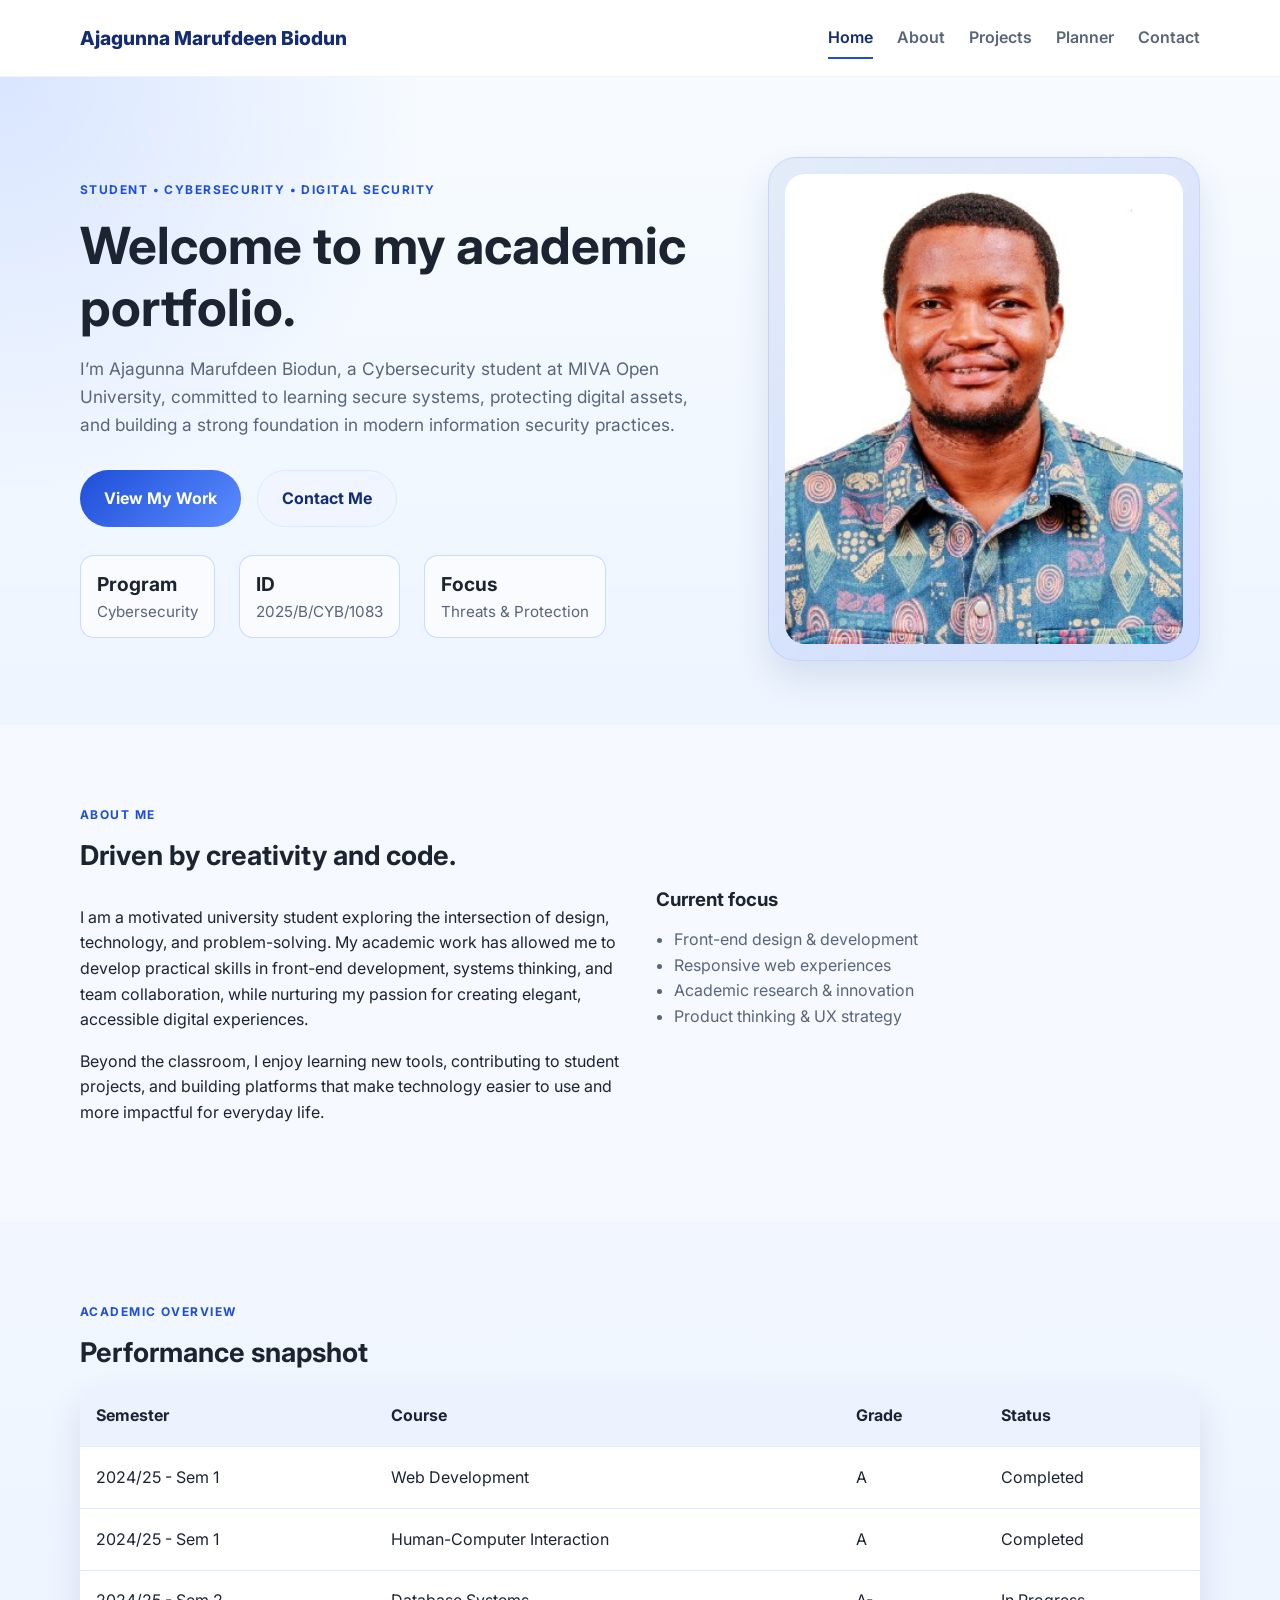
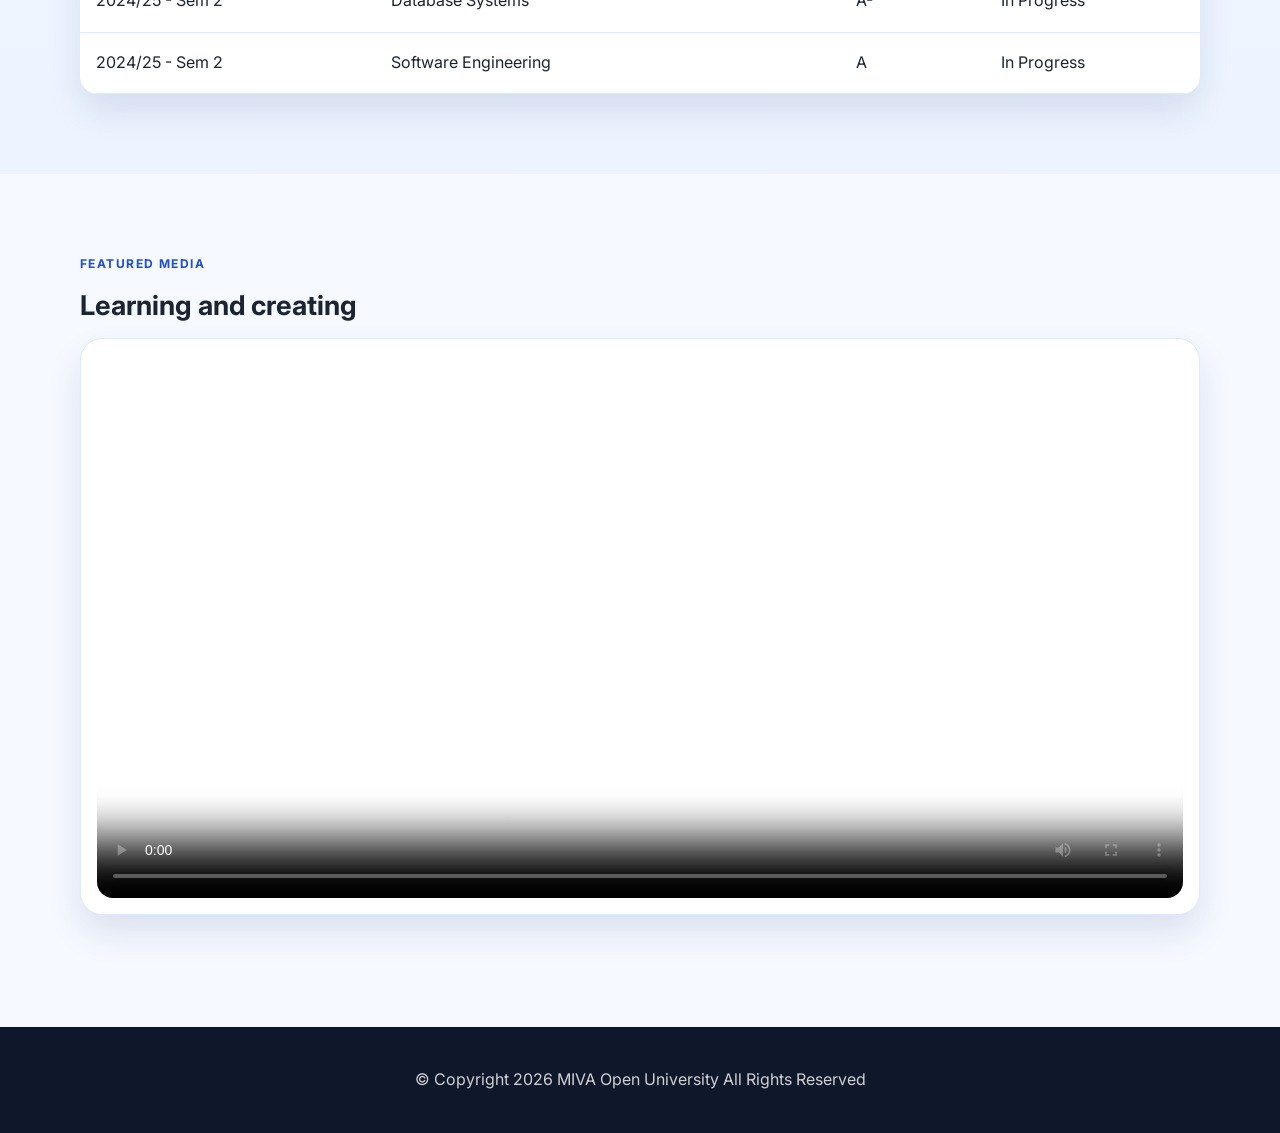
<file: index.html>
<!DOCTYPE html>
<html lang="en">
  <head>
    <meta charset="UTF-8" />
    <meta name="viewport" content="width=device-width, initial-scale=1.0" />
    <title>Ajagunna Marufdeen Biodun | Student Portfolio</title>
    <meta
      name="description"
      content="Responsive student portfolio and academic management website for Ajagunna Marufdeen Biodun, a Cybersecurity student."
    />
    <link rel="preconnect" href="https://fonts.googleapis.com" />
    <link rel="preconnect" href="https://fonts.gstatic.com" crossorigin />
    <link
      href="https://fonts.googleapis.com/css2?family=Inter:wght@400;500;600;700;800&display=swap"
      rel="stylesheet"
    />
    <link rel="stylesheet" href="styles.css" />
  </head>
  <body data-page="home">
    <header class="site-header">
      <div class="container nav-wrap">
        <a href="index.html" class="brand">Ajagunna Marufdeen Biodun</a>
        <button class="nav-toggle" aria-label="Open menu">☰</button>
        <nav class="site-nav" aria-label="Main navigation">
          <a href="index.html" class="active">Home</a>
          <a href="about.html">About</a>
          <a href="projects.html">Projects</a>
          <a href="planner.html">Planner</a>
          <a href="contact.html">Contact</a>
        </nav>
      </div>
    </header>

    <main>
      <section class="hero">
        <div class="container hero-grid">
          <div class="hero-copy">
            <p class="eyebrow">Student • Cybersecurity • Digital Security</p>
            <h1>Welcome to my academic portfolio.</h1>
            <p class="lead">
              I’m Ajagunna Marufdeen Biodun, a Cybersecurity student at MIVA Open University,
              committed to learning secure systems, protecting digital assets, and building a
              strong foundation in modern information security practices.
            </p>
            <div class="hero-actions">
              <a href="projects.html" class="btn btn-primary">View My Work</a>
              <a href="contact.html" class="btn btn-secondary">Contact Me</a>
            </div>
            <ul class="quick-facts">
              <li><strong>Program</strong> Cybersecurity</li>
              <li><strong>ID</strong> 2025/B/CYB/1083</li>
              <li><strong>Focus</strong> Threats & Protection</li>
            </ul>
          </div>
          <div class="hero-visual">
            <div class="portrait-card">
              <img
                src="myPhoto.jpeg"
                alt="Ajagunna Marufdeen Biodun portrait"
              />
            </div>
          </div>
        </div>
      </section>

      <section class="section">
        <div class="container">
          <div class="section-heading">
            <p class="eyebrow">About me</p>
            <h2>Driven by creativity and code.</h2>
          </div>
          <div class="about-preview">
            <div>
              <p>
                I am a motivated university student exploring the intersection of design,
                technology, and problem-solving. My academic work has allowed me to
                develop practical skills in front-end development, systems thinking,
                and team collaboration, while nurturing my passion for creating elegant,
                accessible digital experiences.
              </p>
              <p>
                Beyond the classroom, I enjoy learning new tools, contributing to student
                projects, and building platforms that make technology easier to use and
                more impactful for everyday life.
              </p>
            </div>
            <div class="mini-list">
              <h3>Current focus</h3>
              <ul>
                <li>Front-end design & development</li>
                <li>Responsive web experiences</li>
                <li>Academic research & innovation</li>
                <li>Product thinking & UX strategy</li>
              </ul>
            </div>
          </div>
        </div>
      </section>

      <section class="section alt-bg">
        <div class="container">
          <div class="section-heading">
            <p class="eyebrow">Academic overview</p>
            <h2>Performance snapshot</h2>
          </div>

          <table class="results-table">
            <thead>
              <tr>
                <th>Semester</th>
                <th>Course</th>
                <th>Grade</th>
                <th>Status</th>
              </tr>
            </thead>
            <tbody>
              <tr>
                <td>2024/25 - Sem 1</td>
                <td>Web Development</td>
                <td>A</td>
                <td>Completed</td>
              </tr>
              <tr>
                <td>2024/25 - Sem 1</td>
                <td>Human-Computer Interaction</td>
                <td>A</td>
                <td>Completed</td>
              </tr>
              <tr>
                <td>2024/25 - Sem 2</td>
                <td>Database Systems</td>
                <td>A-</td>
                <td>In Progress</td>
              </tr>
              <tr>
                <td>2024/25 - Sem 2</td>
                <td>Software Engineering</td>
                <td>A</td>
                <td>In Progress</td>
              </tr>
            </tbody>
          </table>
        </div>
      </section>

      <section class="section">
        <div class="container">
          <div class="section-heading">
            <p class="eyebrow">Featured media</p>
            <h2>Learning and creating</h2>
          </div>
          <div class="media-card">
            <video controls poster="https://images.unsplash.com/photo-1522202176988-66273c2fd55f?auto=format&fit=crop&w=1200&q=80">
              <source src="https://interactive-examples.mdn.mozilla.net/media/cc0-videos/flower.mp4" type="video/mp4" />
              Your browser does not support HTML5 video.
            </video>
          </div>
        </div>
      </section>
    </main>

    <footer class="site-footer">
      <div class="container footer-wrap">
        <p>© Copyright <span id="year"></span> MIVA Open University All Rights Reserved</p>
      </div>
    </footer>

    <script src="script.js"></script>
  </body>
</html>
</file>
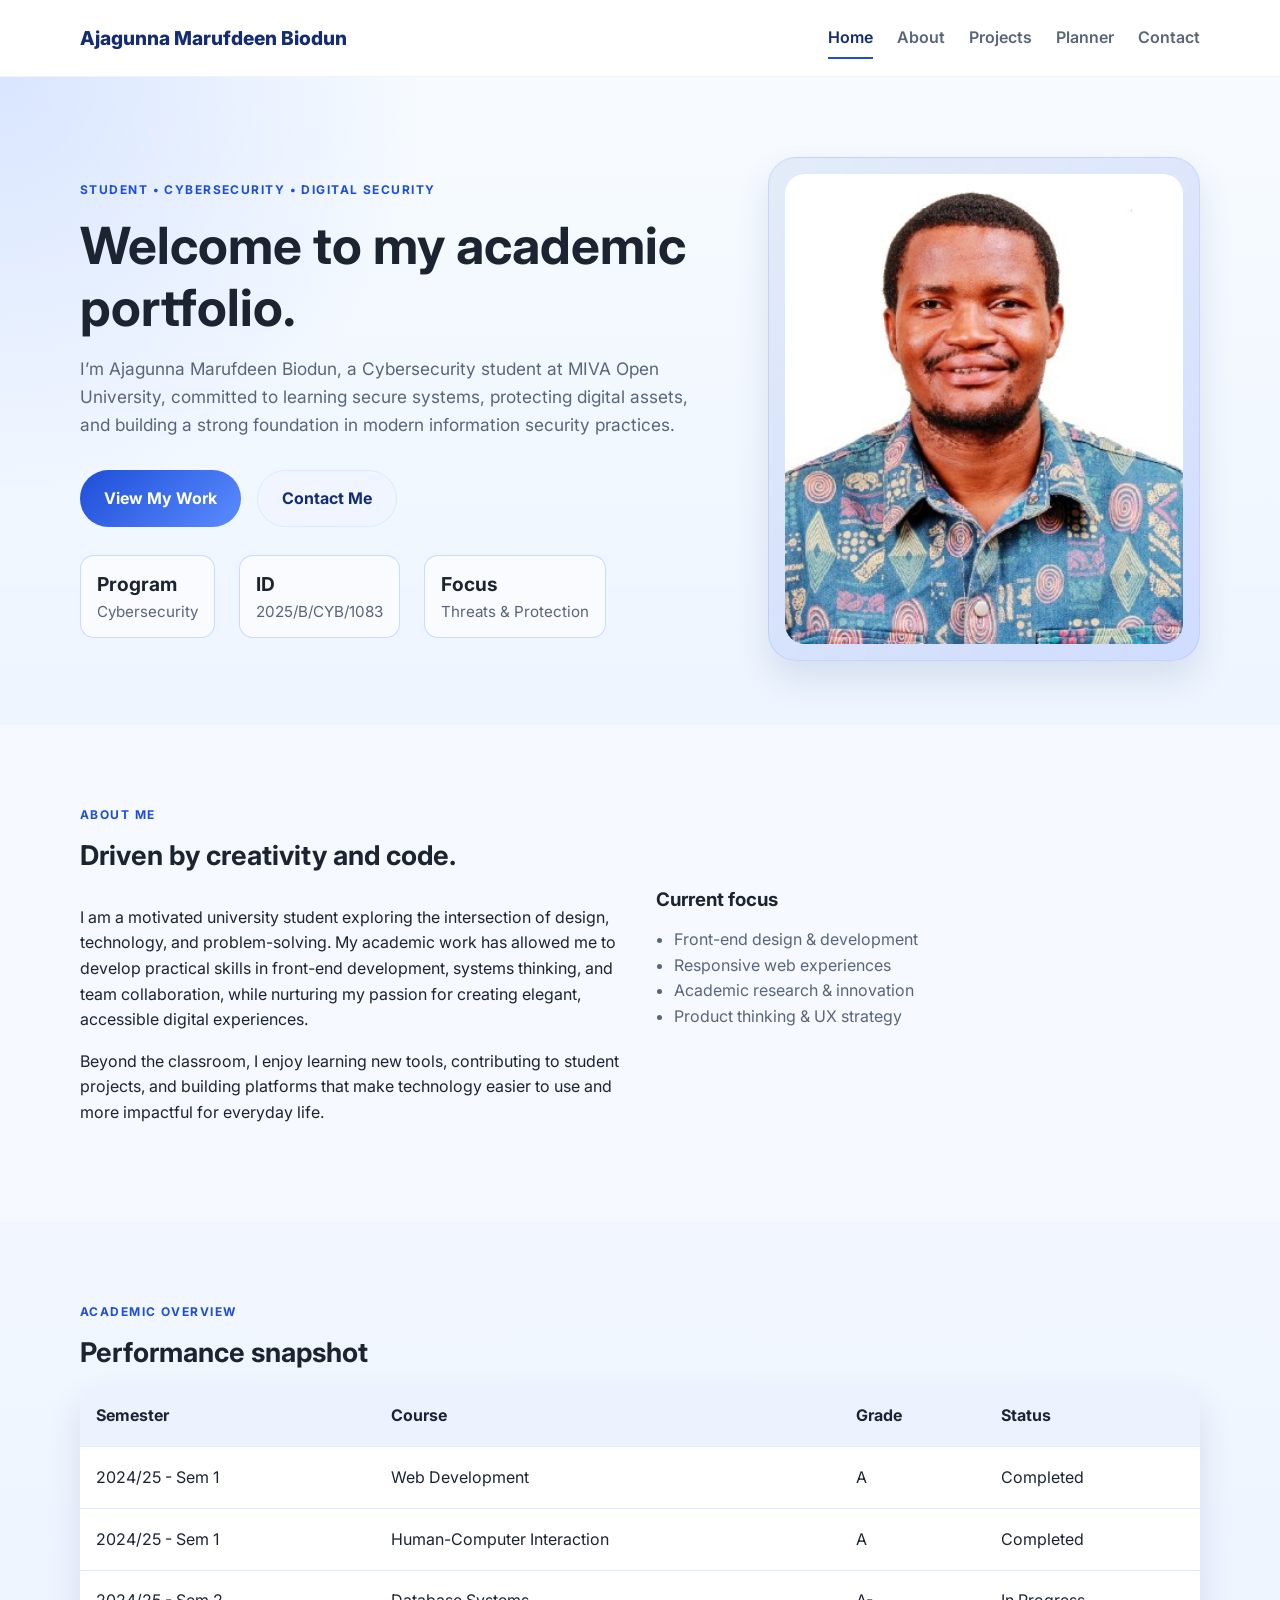
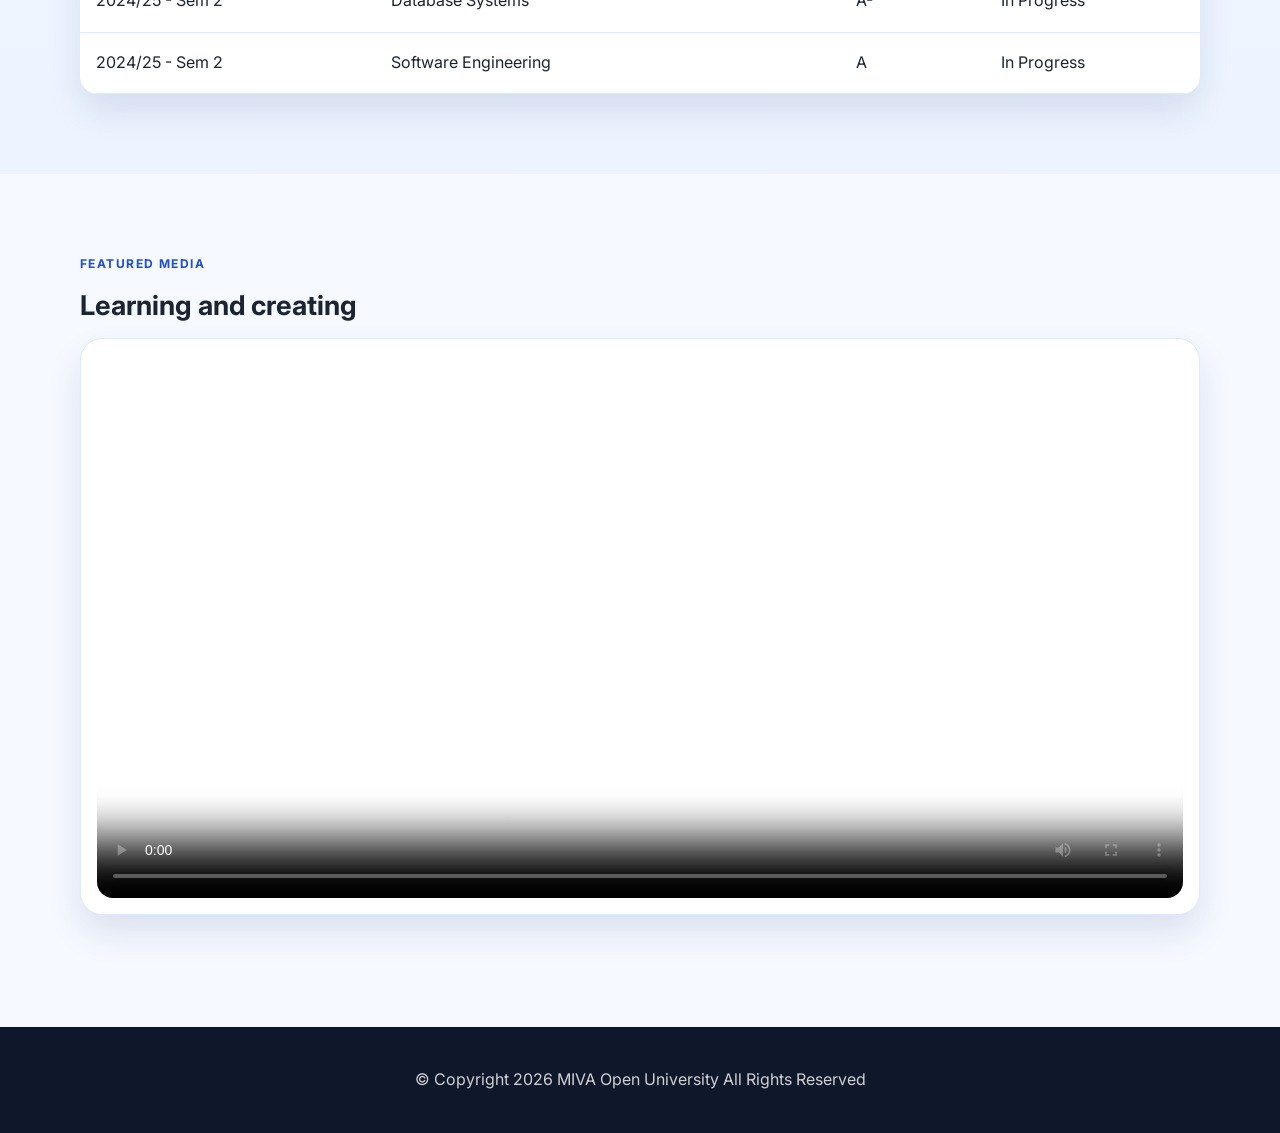
<file: html/index.html>
<!DOCTYPE html>
<html lang="en">
  <head>
    <meta charset="UTF-8" />
    <meta name="viewport" content="width=device-width, initial-scale=1.0" />
    <title>Ajagunna Marufdeen Biodun | Student Portfolio</title>
    <meta
      name="description"
      content="Responsive student portfolio and academic management website for Ajagunna Marufdeen Biodun, a Cybersecurity student."
    />
    <link rel="preconnect" href="https://fonts.googleapis.com" />
    <link rel="preconnect" href="https://fonts.gstatic.com" crossorigin />
    <link
      href="https://fonts.googleapis.com/css2?family=Inter:wght@400;500;600;700;800&display=swap"
      rel="stylesheet"
    />
    <link rel="stylesheet" href="../css/styles.css" />
  </head>
  <body data-page="home">
    <header class="site-header">
      <div class="container nav-wrap">
        <a href="index.html" class="brand">Ajagunna Marufdeen Biodun</a>
        <button class="nav-toggle" aria-label="Open menu">☰</button>
        <nav class="site-nav" aria-label="Main navigation">
          <a href="index.html" class="active">Home</a>
          <a href="about.html">About</a>
          <a href="projects.html">Projects</a>
          <a href="planner.html">Planner</a>
          <a href="contact.html">Contact</a>
        </nav>
      </div>
    </header>

    <main>
      <section class="hero">
        <div class="container hero-grid">
          <div class="hero-copy">
            <p class="eyebrow">Student • Cybersecurity • Digital Security</p>
            <h1>Welcome to my academic portfolio.</h1>
            <p class="lead">
              I’m Ajagunna Marufdeen Biodun, a Cybersecurity student at MIVA Open University,
              committed to learning secure systems, protecting digital assets, and building a
              strong foundation in modern information security practices.
            </p>
            <div class="hero-actions">
              <a href="projects.html" class="btn btn-primary">View My Work</a>
              <a href="contact.html" class="btn btn-secondary">Contact Me</a>
            </div>
            <ul class="quick-facts">
              <li><strong>Program</strong> Cybersecurity</li>
              <li><strong>ID</strong> 2025/B/CYB/1083</li>
              <li><strong>Focus</strong> Threats & Protection</li>
            </ul>
          </div>
          <div class="hero-visual">
            <div class="portrait-card">
              <img
                src="../assets/images/myPhoto.jpeg"
                alt="Ajagunna Marufdeen Biodun portrait"
              />
            </div>
          </div>
        </div>
      </section>

      <section class="section">
        <div class="container">
          <div class="section-heading">
            <p class="eyebrow">About me</p>
            <h2>Driven by creativity and code.</h2>
          </div>
          <div class="about-preview">
            <div>
              <p>
                I am a motivated university student exploring the intersection of design,
                technology, and problem-solving. My academic work has allowed me to
                develop practical skills in front-end development, systems thinking,
                and team collaboration, while nurturing my passion for creating elegant,
                accessible digital experiences.
              </p>
              <p>
                Beyond the classroom, I enjoy learning new tools, contributing to student
                projects, and building platforms that make technology easier to use and
                more impactful for everyday life.
              </p>
            </div>
            <div class="mini-list">
              <h3>Current focus</h3>
              <ul>
                <li>Front-end design & development</li>
                <li>Responsive web experiences</li>
                <li>Academic research & innovation</li>
                <li>Product thinking & UX strategy</li>
              </ul>
            </div>
          </div>
        </div>
      </section>

      <section class="section alt-bg">
        <div class="container">
          <div class="section-heading">
            <p class="eyebrow">Academic overview</p>
            <h2>Performance snapshot</h2>
          </div>

          <table class="results-table">
            <thead>
              <tr>
                <th>Semester</th>
                <th>Course</th>
                <th>Grade</th>
                <th>Status</th>
              </tr>
            </thead>
            <tbody>
              <tr>
                <td>2024/25 - Sem 1</td>
                <td>Web Development</td>
                <td>A</td>
                <td>Completed</td>
              </tr>
              <tr>
                <td>2024/25 - Sem 1</td>
                <td>Human-Computer Interaction</td>
                <td>A</td>
                <td>Completed</td>
              </tr>
              <tr>
                <td>2024/25 - Sem 2</td>
                <td>Database Systems</td>
                <td>A-</td>
                <td>In Progress</td>
              </tr>
              <tr>
                <td>2024/25 - Sem 2</td>
                <td>Software Engineering</td>
                <td>A</td>
                <td>In Progress</td>
              </tr>
            </tbody>
          </table>
        </div>
      </section>

      <section class="section">
        <div class="container">
          <div class="section-heading">
            <p class="eyebrow">Featured media</p>
            <h2>Learning and creating</h2>
          </div>
          <div class="media-card">
            <video controls poster="https://images.unsplash.com/photo-1522202176988-66273c2fd55f?auto=format&fit=crop&w=1200&q=80">
              <source src="https://interactive-examples.mdn.mozilla.net/media/cc0-videos/flower.mp4" type="video/mp4" />
              Your browser does not support HTML5 video.
            </video>
          </div>
        </div>
      </section>
    </main>

    <footer class="site-footer">
      <div class="container footer-wrap">
        <p>© Copyright <span id="year"></span> MIVA Open University All Rights Reserved</p>
      </div>
    </footer>

    <script src="../js/script.js"></script>
  </body>
</html>
</file>
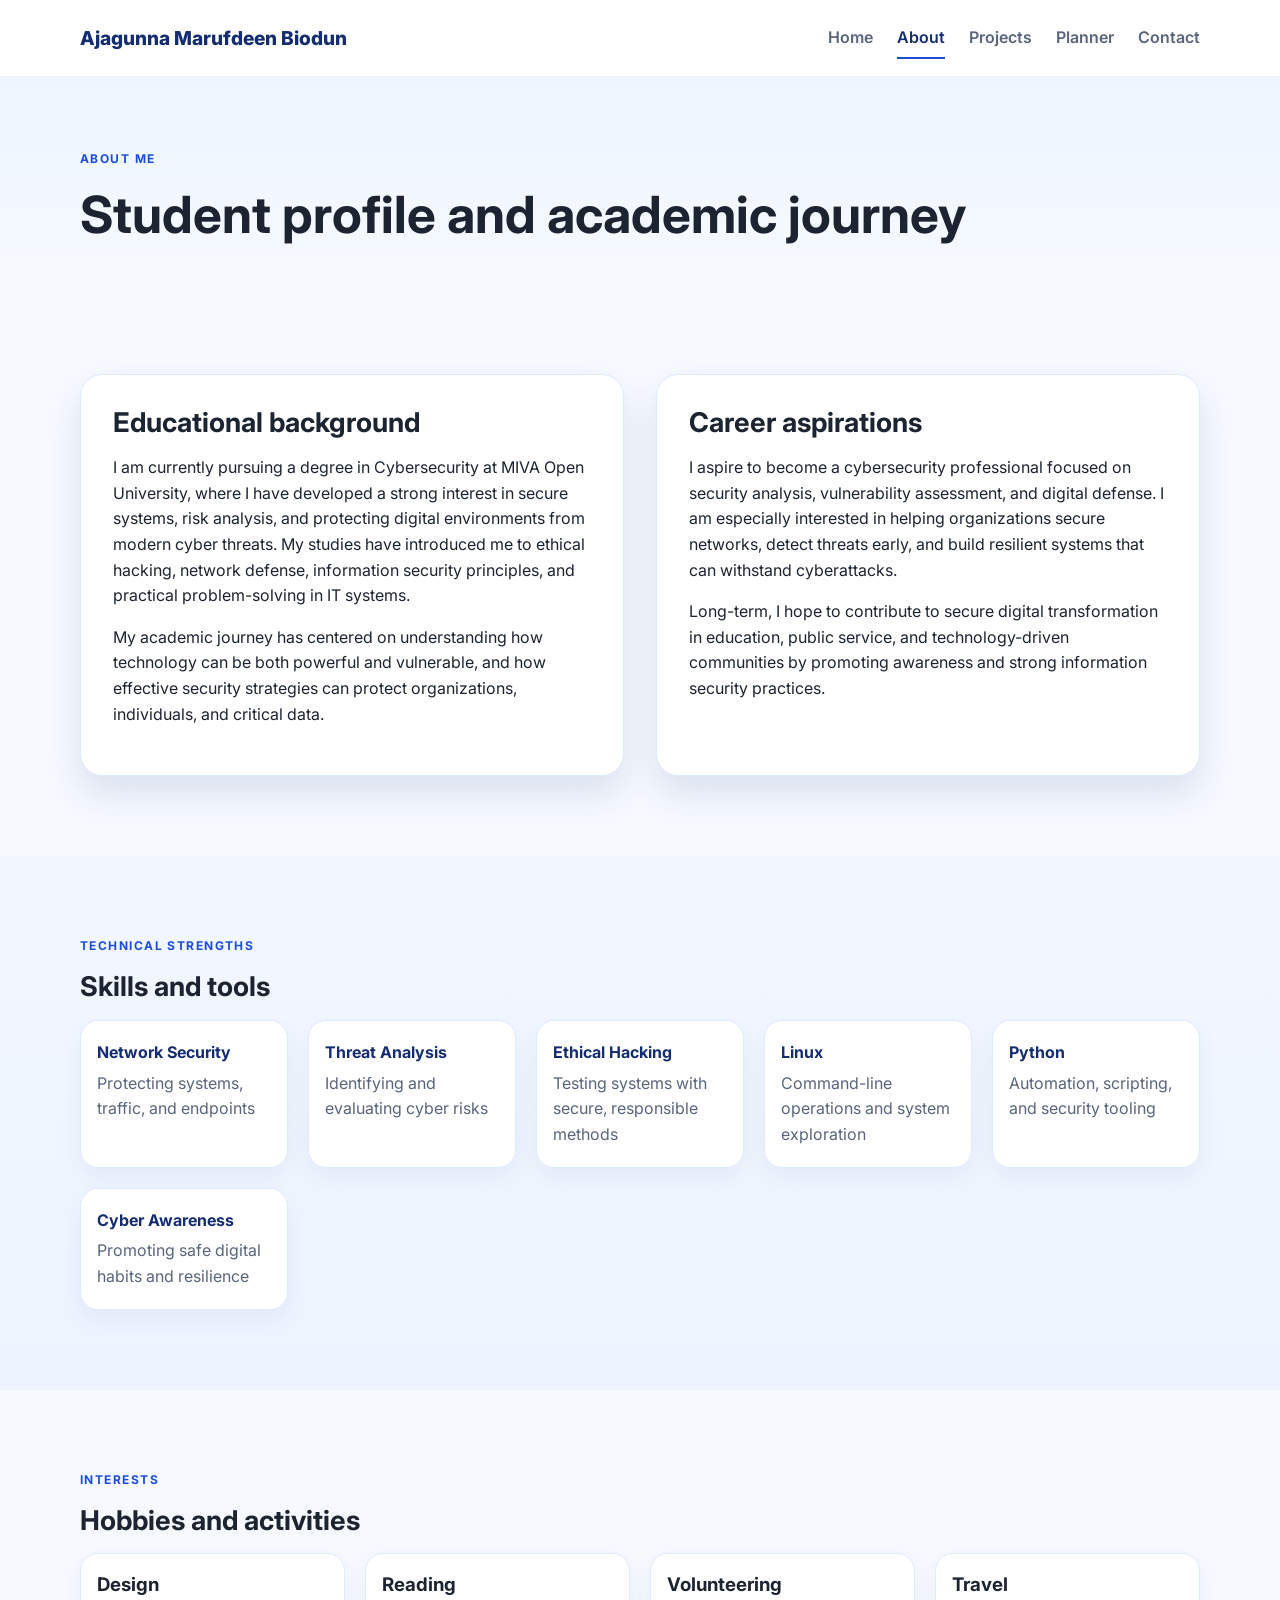
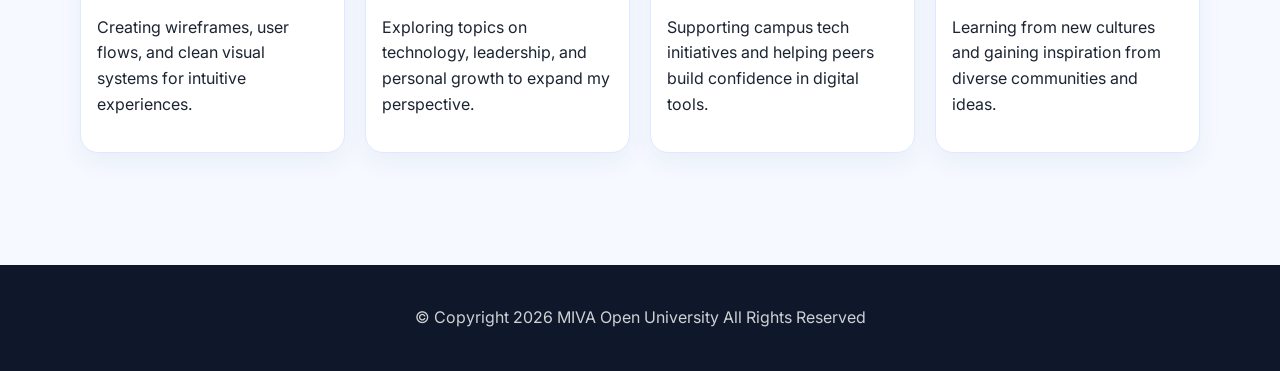
<file: about.html>
<!DOCTYPE html>
<html lang="en">
  <head>
    <meta charset="UTF-8" />
    <meta name="viewport" content="width=device-width, initial-scale=1.0" />
    <title>About Me | Ajagunna Marufdeen Biodun</title>
    <meta name="description" content="Educational background, career goals, skills, and interests of Ajagunna Marufdeen Biodun, a Cybersecurity student." />
    <link rel="preconnect" href="https://fonts.googleapis.com" />
    <link rel="preconnect" href="https://fonts.gstatic.com" crossorigin />
    <link
      href="https://fonts.googleapis.com/css2?family=Inter:wght@400;500;600;700;800&display=swap"
      rel="stylesheet"
    />
    <link rel="stylesheet" href="styles.css" />
  </head>
  <body data-page="about">
    <header class="site-header">
      <div class="container nav-wrap">
        <a href="index.html" class="brand">Ajagunna Marufdeen Biodun</a>
        <button class="nav-toggle" aria-label="Open menu">☰</button>
        <nav class="site-nav" aria-label="Main navigation">
          <a href="index.html">Home</a>
          <a href="about.html" class="active">About</a>
          <a href="projects.html">Projects</a>
          <a href="planner.html">Planner</a>
          <a href="contact.html">Contact</a>
        </nav>
      </div>
    </header>

    <main>
      <section class="page-banner">
        <div class="container">
          <p class="eyebrow">About Me</p>
          <h1>Student profile and academic journey</h1>
        </div>
      </section>

      <section class="section">
        <div class="container two-column">
          <div class="content-block">
            <h2>Educational background</h2>
            <p>
              I am currently pursuing a degree in Cybersecurity at MIVA Open University, where I
              have developed a strong interest in secure systems, risk analysis, and protecting
              digital environments from modern cyber threats. My studies have introduced me to
              ethical hacking, network defense, information security principles, and practical
              problem-solving in IT systems.
            </p>
            <p>
              My academic journey has centered on understanding how technology can be both powerful
              and vulnerable, and how effective security strategies can protect organizations,
              individuals, and critical data.
            </p>
          </div>

          <div class="content-block">
            <h2>Career aspirations</h2>
            <p>
              I aspire to become a cybersecurity professional focused on security analysis,
              vulnerability assessment, and digital defense. I am especially interested in helping
              organizations secure networks, detect threats early, and build resilient systems that
              can withstand cyberattacks.
            </p>
            <p>
              Long-term, I hope to contribute to secure digital transformation in education,
              public service, and technology-driven communities by promoting awareness and strong
              information security practices.
            </p>
          </div>
        </div>
      </section>

      <section class="section alt-bg">
        <div class="container">
          <div class="section-heading">
            <p class="eyebrow">Technical strengths</p>
            <h2>Skills and tools</h2>
          </div>
          <div class="skill-grid" data-skill-list></div>
        </div>
      </section>

      <section class="section">
        <div class="container">
          <div class="section-heading">
            <p class="eyebrow">Interests</p>
            <h2>Hobbies and activities</h2>
          </div>
          <div class="interest-grid">
            <article class="info-card">
              <h3>Design</h3>
              <p>Creating wireframes, user flows, and clean visual systems for intuitive experiences.</p>
            </article>
            <article class="info-card">
              <h3>Reading</h3>
              <p>Exploring topics on technology, leadership, and personal growth to expand my perspective.</p>
            </article>
            <article class="info-card">
              <h3>Volunteering</h3>
              <p>Supporting campus tech initiatives and helping peers build confidence in digital tools.</p>
            </article>
            <article class="info-card">
              <h3>Travel</h3>
              <p>Learning from new cultures and gaining inspiration from diverse communities and ideas.</p>
            </article>
          </div>
        </div>
      </section>
    </main>

    <footer class="site-footer">
      <div class="container footer-wrap">
        <p>© Copyright <span id="year"></span> MIVA Open University All Rights Reserved</p>
      </div>
    </footer>

    <script src="script.js"></script>
  </body>
</html>
</file>
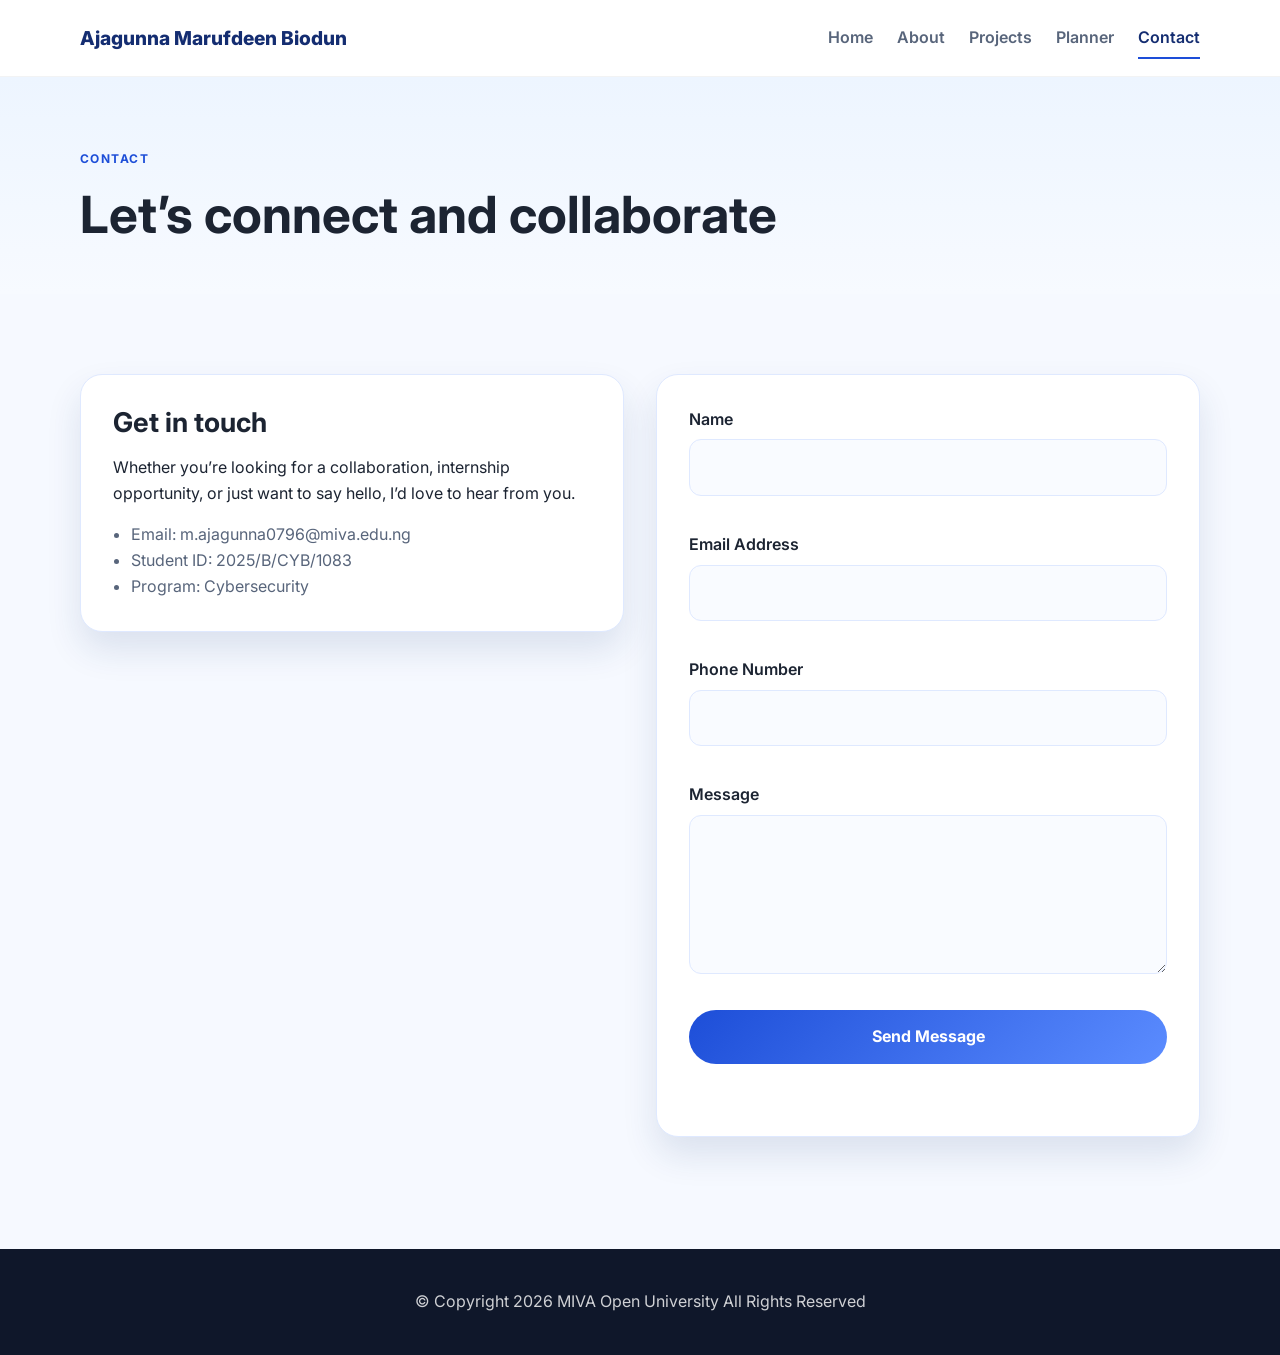
<file: contact.html>
<!DOCTYPE html>
<html lang="en">
  <head>
    <meta charset="UTF-8" />
    <meta name="viewport" content="width=device-width, initial-scale=1.0" />
    <title>Contact | Ajagunna Marufdeen Biodun</title>
    <meta name="description" content="Contact form for Ajagunna Marufdeen Biodun, a Cybersecurity student." />
    <link rel="preconnect" href="https://fonts.googleapis.com" />
    <link rel="preconnect" href="https://fonts.gstatic.com" crossorigin />
    <link
      href="https://fonts.googleapis.com/css2?family=Inter:wght@400;500;600;700;800&display=swap"
      rel="stylesheet"
    />
    <link rel="stylesheet" href="styles.css" />
  </head>
  <body data-page="contact">
    <header class="site-header">
      <div class="container nav-wrap">
        <a href="index.html" class="brand">Ajagunna Marufdeen Biodun</a>
        <button class="nav-toggle" aria-label="Open menu">☰</button>
        <nav class="site-nav" aria-label="Main navigation">
          <a href="index.html">Home</a>
          <a href="about.html">About</a>
          <a href="projects.html">Projects</a>
          <a href="planner.html">Planner</a>
          <a href="contact.html" class="active">Contact</a>
        </nav>
      </div>
    </header>

    <main>
      <section class="page-banner">
        <div class="container">
          <p class="eyebrow">Contact</p>
          <h1>Let’s connect and collaborate</h1>
        </div>
      </section>

      <section class="section">
        <div class="container form-layout">
          <div class="contact-panel">
            <h2>Get in touch</h2>
            <p>
              Whether you’re looking for a collaboration, internship opportunity, or just want to
              say hello, I’d love to hear from you.
            </p>
            <ul class="contact-list">
              <li>Email: m.ajagunna0796@miva.edu.ng</li>
              <li>Student ID: 2025/B/CYB/1083</li>
              <li>Program: Cybersecurity</li>
            </ul>
          </div>

          <form id="contactForm" class="contact-form" novalidate>
            <div class="field-group">
              <label for="name">Name</label>
              <input id="name" name="name" type="text" />
              <small class="error-message" data-error-for="name"></small>
            </div>

            <div class="field-group">
              <label for="email">Email Address</label>
              <input id="email" name="email" type="email" />
              <small class="error-message" data-error-for="email"></small>
            </div>

            <div class="field-group">
              <label for="phone">Phone Number</label>
              <input id="phone" name="phone" type="tel" />
              <small class="error-message" data-error-for="phone"></small>
            </div>

            <div class="field-group">
              <label for="message">Message</label>
              <textarea id="message" name="message" rows="5"></textarea>
              <small class="error-message" data-error-for="message"></small>
            </div>

            <button type="submit" class="btn btn-primary">Send Message</button>
            <p id="formStatus" class="form-status" aria-live="polite"></p>
          </form>
        </div>
      </section>
    </main>

    <footer class="site-footer">
      <div class="container footer-wrap">
        <p>© Copyright <span id="year"></span> MIVA Open University All Rights Reserved</p>
      </div>
    </footer>

    <script src="script.js"></script>
  </body>
</html>
</file>
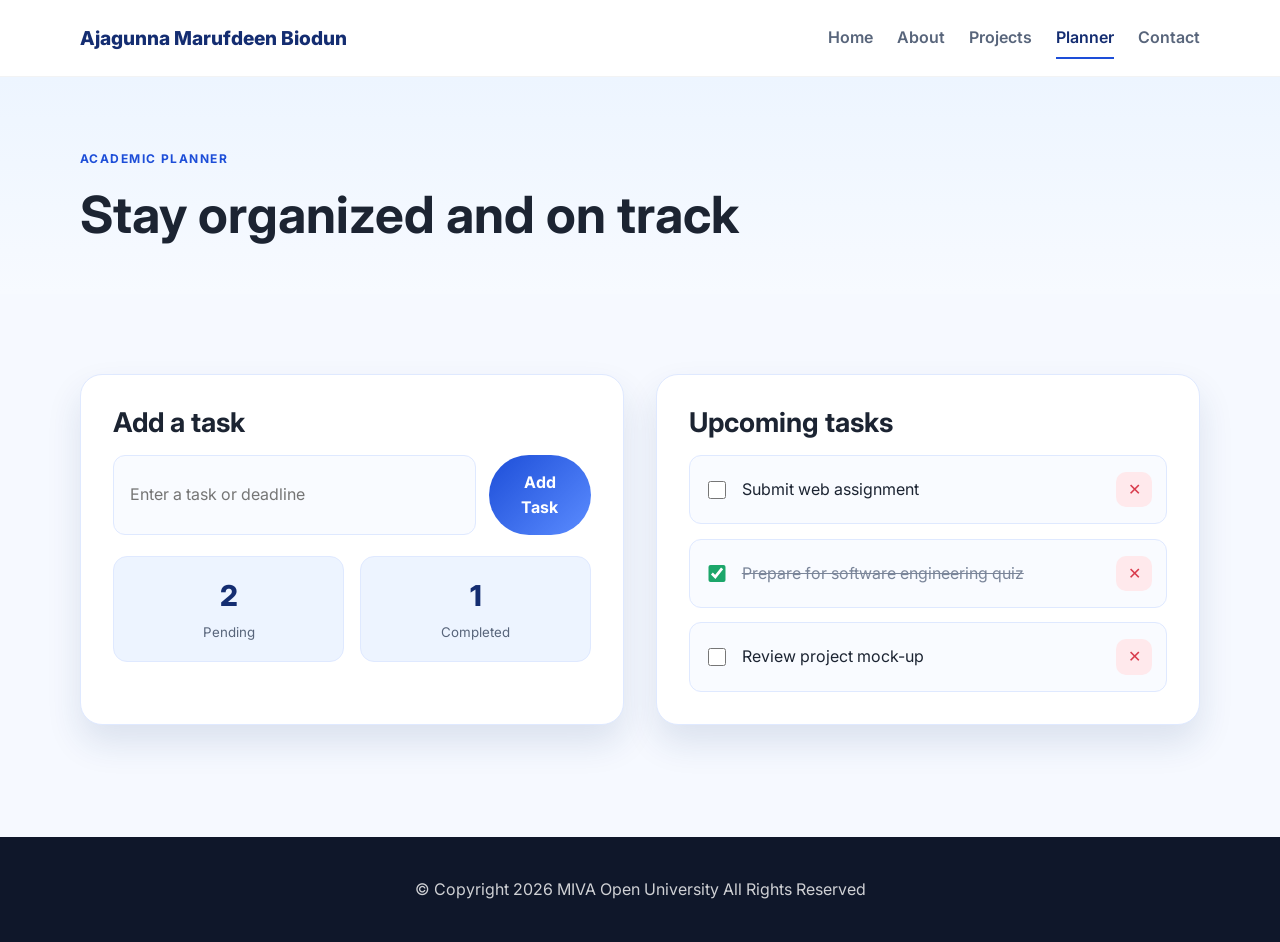
<file: planner.html>
<!DOCTYPE html>
<html lang="en">
  <head>
    <meta charset="UTF-8" />
    <meta name="viewport" content="width=device-width, initial-scale=1.0" />
    <title>Academic Planner | Ajagunna Marufdeen Biodun</title>
    <meta name="description" content="Interactive academic planner for Ajagunna Marufdeen Biodun, a Cybersecurity student." />
    <link rel="preconnect" href="https://fonts.googleapis.com" />
    <link rel="preconnect" href="https://fonts.gstatic.com" crossorigin />
    <link
      href="https://fonts.googleapis.com/css2?family=Inter:wght@400;500;600;700;800&display=swap"
      rel="stylesheet"
    />
    <link rel="stylesheet" href="styles.css" />
  </head>
  <body data-page="planner">
    <header class="site-header">
      <div class="container nav-wrap">
        <a href="index.html" class="brand">Ajagunna Marufdeen Biodun</a>
        <button class="nav-toggle" aria-label="Open menu">☰</button>
        <nav class="site-nav" aria-label="Main navigation">
          <a href="index.html">Home</a>
          <a href="about.html">About</a>
          <a href="projects.html">Projects</a>
          <a href="planner.html" class="active">Planner</a>
          <a href="contact.html">Contact</a>
        </nav>
      </div>
    </header>

    <main>
      <section class="page-banner">
        <div class="container">
          <p class="eyebrow">Academic Planner</p>
          <h1>Stay organized and on track</h1>
        </div>
      </section>

      <section class="section">
        <div class="container planner-layout">
          <div class="planner-card">
            <h2>Add a task</h2>
            <form id="taskForm" class="task-form">
              <label for="taskInput" class="sr-only">Task description</label>
              <input id="taskInput" type="text" placeholder="Enter a task or deadline" />
              <button type="submit" class="btn btn-primary">Add Task</button>
            </form>
            <div class="task-summary">
              <div>
                <span id="pendingCount">0</span>
                <small>Pending</small>
              </div>
              <div>
                <span id="completedCount">0</span>
                <small>Completed</small>
              </div>
            </div>
          </div>

          <div class="planner-card">
            <h2>Upcoming tasks</h2>
            <ul id="taskList" class="task-list" aria-live="polite"></ul>
          </div>
        </div>
      </section>
    </main>

    <footer class="site-footer">
      <div class="container footer-wrap">
        <p>© Copyright <span id="year"></span> MIVA Open University All Rights Reserved</p>
      </div>
    </footer>

    <script src="script.js"></script>
  </body>
</html>
</file>
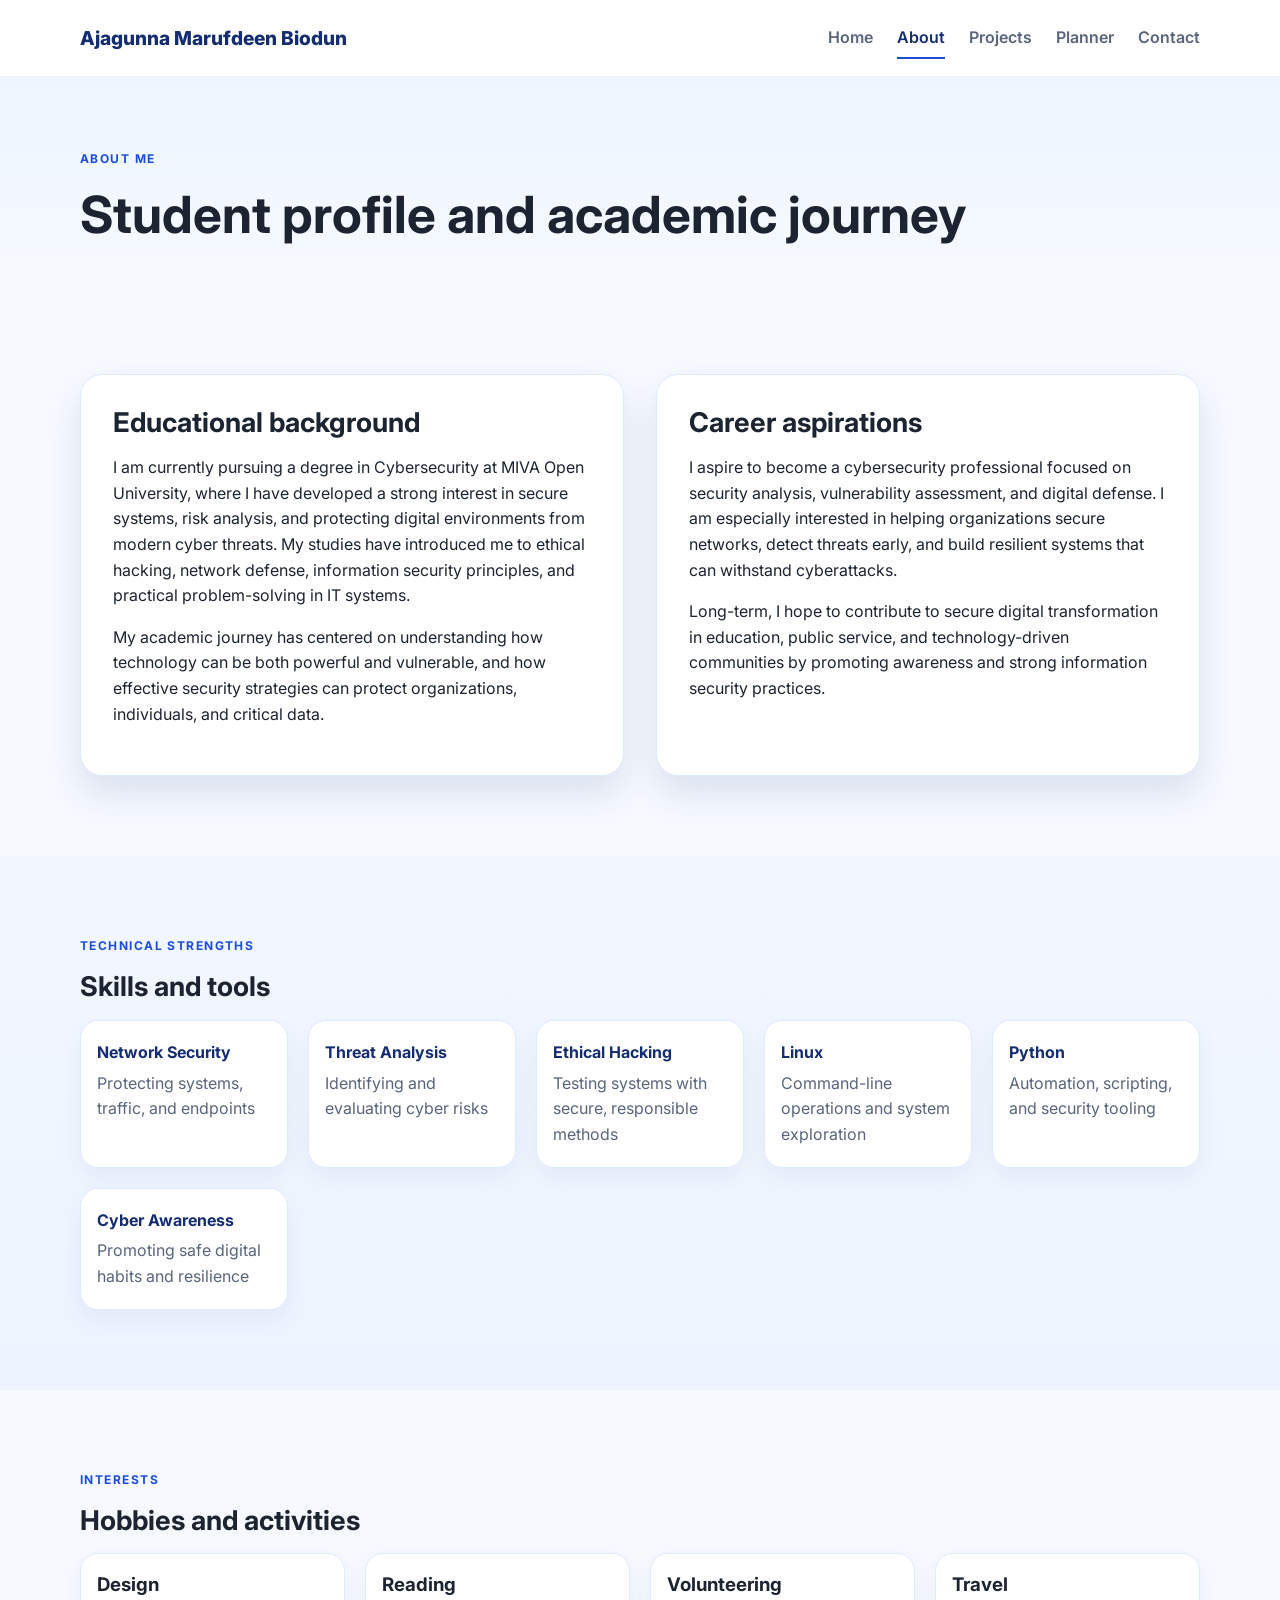
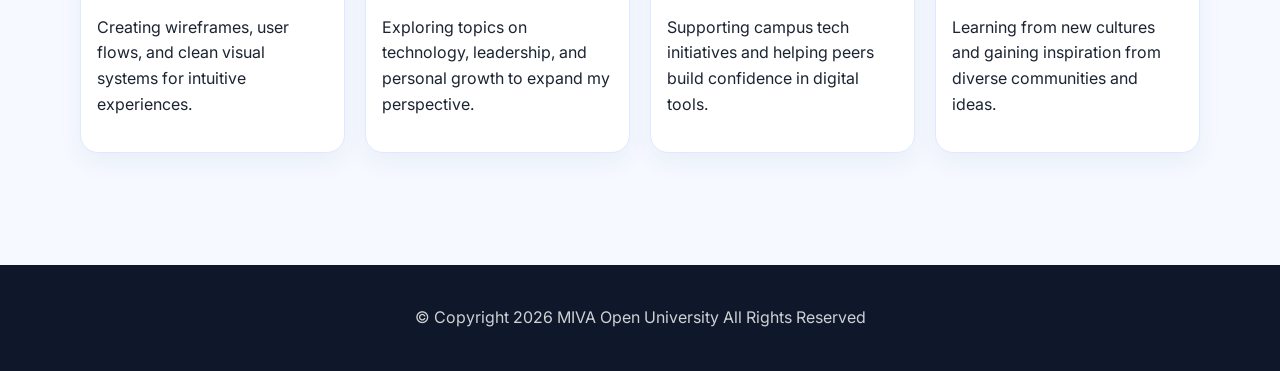
<file: html/about.html>
<!DOCTYPE html>
<html lang="en">
  <head>
    <meta charset="UTF-8" />
    <meta name="viewport" content="width=device-width, initial-scale=1.0" />
    <title>About Me | Ajagunna Marufdeen Biodun</title>
    <meta name="description" content="Educational background, career goals, skills, and interests of Ajagunna Marufdeen Biodun, a Cybersecurity student." />
    <link rel="preconnect" href="https://fonts.googleapis.com" />
    <link rel="preconnect" href="https://fonts.gstatic.com" crossorigin />
    <link
      href="https://fonts.googleapis.com/css2?family=Inter:wght@400;500;600;700;800&display=swap"
      rel="stylesheet"
    />
    <link rel="stylesheet" href="../css/styles.css" />
  </head>
  <body data-page="about">
    <header class="site-header">
      <div class="container nav-wrap">
        <a href="index.html" class="brand">Ajagunna Marufdeen Biodun</a>
        <button class="nav-toggle" aria-label="Open menu">☰</button>
        <nav class="site-nav" aria-label="Main navigation">
          <a href="index.html">Home</a>
          <a href="about.html" class="active">About</a>
          <a href="projects.html">Projects</a>
          <a href="planner.html">Planner</a>
          <a href="contact.html">Contact</a>
        </nav>
      </div>
    </header>

    <main>
      <section class="page-banner">
        <div class="container">
          <p class="eyebrow">About Me</p>
          <h1>Student profile and academic journey</h1>
        </div>
      </section>

      <section class="section">
        <div class="container two-column">
          <div class="content-block">
            <h2>Educational background</h2>
            <p>
              I am currently pursuing a degree in Cybersecurity at MIVA Open University, where I
              have developed a strong interest in secure systems, risk analysis, and protecting
              digital environments from modern cyber threats. My studies have introduced me to
              ethical hacking, network defense, information security principles, and practical
              problem-solving in IT systems.
            </p>
            <p>
              My academic journey has centered on understanding how technology can be both powerful
              and vulnerable, and how effective security strategies can protect organizations,
              individuals, and critical data.
            </p>
          </div>

          <div class="content-block">
            <h2>Career aspirations</h2>
            <p>
              I aspire to become a cybersecurity professional focused on security analysis,
              vulnerability assessment, and digital defense. I am especially interested in helping
              organizations secure networks, detect threats early, and build resilient systems that
              can withstand cyberattacks.
            </p>
            <p>
              Long-term, I hope to contribute to secure digital transformation in education,
              public service, and technology-driven communities by promoting awareness and strong
              information security practices.
            </p>
          </div>
        </div>
      </section>

      <section class="section alt-bg">
        <div class="container">
          <div class="section-heading">
            <p class="eyebrow">Technical strengths</p>
            <h2>Skills and tools</h2>
          </div>
          <div class="skill-grid" data-skill-list></div>
        </div>
      </section>

      <section class="section">
        <div class="container">
          <div class="section-heading">
            <p class="eyebrow">Interests</p>
            <h2>Hobbies and activities</h2>
          </div>
          <div class="interest-grid">
            <article class="info-card">
              <h3>Design</h3>
              <p>Creating wireframes, user flows, and clean visual systems for intuitive experiences.</p>
            </article>
            <article class="info-card">
              <h3>Reading</h3>
              <p>Exploring topics on technology, leadership, and personal growth to expand my perspective.</p>
            </article>
            <article class="info-card">
              <h3>Volunteering</h3>
              <p>Supporting campus tech initiatives and helping peers build confidence in digital tools.</p>
            </article>
            <article class="info-card">
              <h3>Travel</h3>
              <p>Learning from new cultures and gaining inspiration from diverse communities and ideas.</p>
            </article>
          </div>
        </div>
      </section>
    </main>

    <footer class="site-footer">
      <div class="container footer-wrap">
        <p>© Copyright <span id="year"></span> MIVA Open University All Rights Reserved</p>
      </div>
    </footer>

    <script src="../js/script.js"></script>
  </body>
</html>
</file>
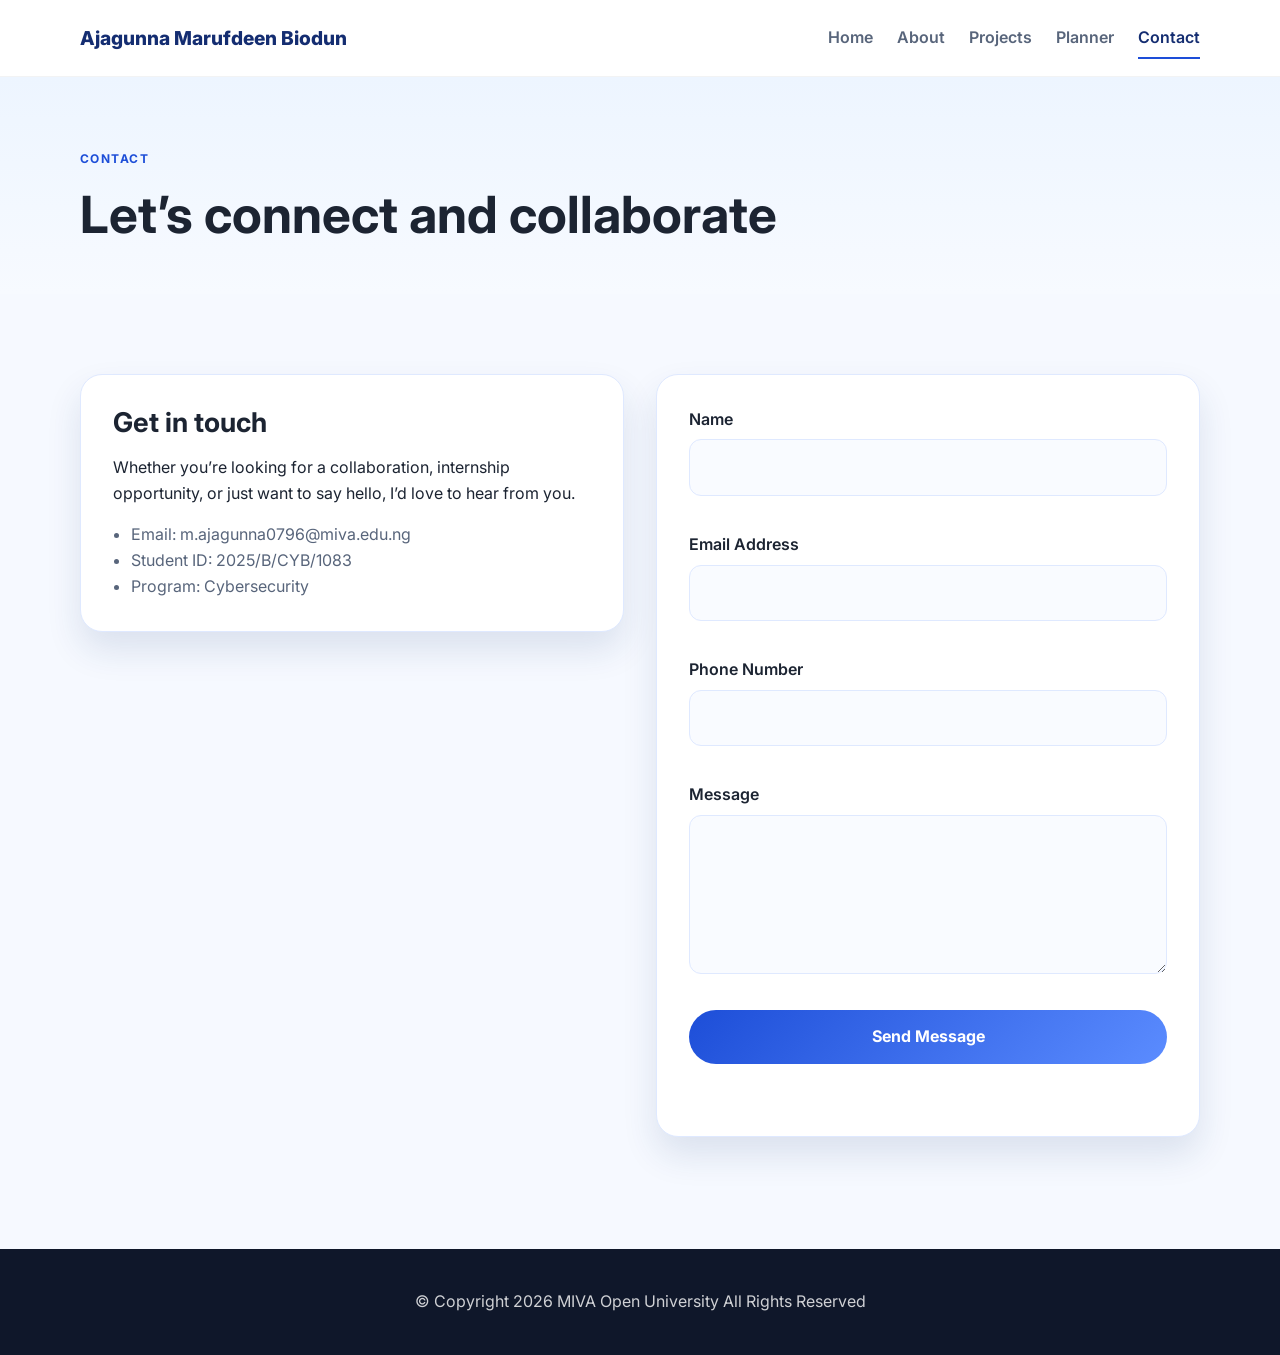
<file: html/contact.html>
<!DOCTYPE html>
<html lang="en">
  <head>
    <meta charset="UTF-8" />
    <meta name="viewport" content="width=device-width, initial-scale=1.0" />
    <title>Contact | Ajagunna Marufdeen Biodun</title>
    <meta name="description" content="Contact form for Ajagunna Marufdeen Biodun, a Cybersecurity student." />
    <link rel="preconnect" href="https://fonts.googleapis.com" />
    <link rel="preconnect" href="https://fonts.gstatic.com" crossorigin />
    <link
      href="https://fonts.googleapis.com/css2?family=Inter:wght@400;500;600;700;800&display=swap"
      rel="stylesheet"
    />
    <link rel="stylesheet" href="../css/styles.css" />
  </head>
  <body data-page="contact">
    <header class="site-header">
      <div class="container nav-wrap">
        <a href="index.html" class="brand">Ajagunna Marufdeen Biodun</a>
        <button class="nav-toggle" aria-label="Open menu">☰</button>
        <nav class="site-nav" aria-label="Main navigation">
          <a href="index.html">Home</a>
          <a href="about.html">About</a>
          <a href="projects.html">Projects</a>
          <a href="planner.html">Planner</a>
          <a href="contact.html" class="active">Contact</a>
        </nav>
      </div>
    </header>

    <main>
      <section class="page-banner">
        <div class="container">
          <p class="eyebrow">Contact</p>
          <h1>Let’s connect and collaborate</h1>
        </div>
      </section>

      <section class="section">
        <div class="container form-layout">
          <div class="contact-panel">
            <h2>Get in touch</h2>
            <p>
              Whether you’re looking for a collaboration, internship opportunity, or just want to
              say hello, I’d love to hear from you.
            </p>
            <ul class="contact-list">
              <li>Email: m.ajagunna0796@miva.edu.ng</li>
              <li>Student ID: 2025/B/CYB/1083</li>
              <li>Program: Cybersecurity</li>
            </ul>
          </div>

          <form id="contactForm" class="contact-form" novalidate>
            <div class="field-group">
              <label for="name">Name</label>
              <input id="name" name="name" type="text" />
              <small class="error-message" data-error-for="name"></small>
            </div>

            <div class="field-group">
              <label for="email">Email Address</label>
              <input id="email" name="email" type="email" />
              <small class="error-message" data-error-for="email"></small>
            </div>

            <div class="field-group">
              <label for="phone">Phone Number</label>
              <input id="phone" name="phone" type="tel" />
              <small class="error-message" data-error-for="phone"></small>
            </div>

            <div class="field-group">
              <label for="message">Message</label>
              <textarea id="message" name="message" rows="5"></textarea>
              <small class="error-message" data-error-for="message"></small>
            </div>

            <button type="submit" class="btn btn-primary">Send Message</button>
            <p id="formStatus" class="form-status" aria-live="polite"></p>
          </form>
        </div>
      </section>
    </main>

    <footer class="site-footer">
      <div class="container footer-wrap">
        <p>© Copyright <span id="year"></span> MIVA Open University All Rights Reserved</p>
      </div>
    </footer>

    <script src="../js/script.js"></script>
  </body>
</html>
</file>
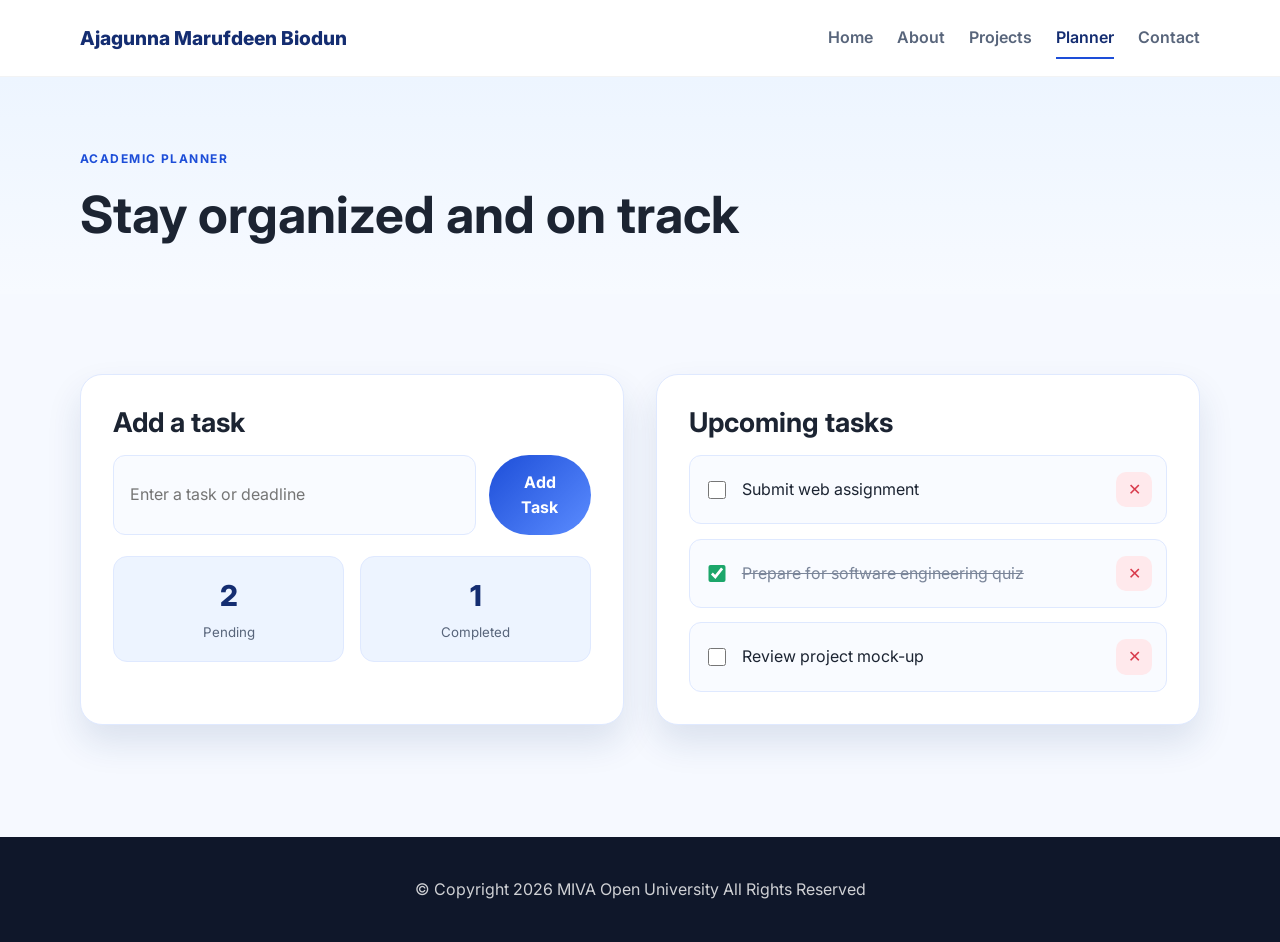
<file: html/planner.html>
<!DOCTYPE html>
<html lang="en">
  <head>
    <meta charset="UTF-8" />
    <meta name="viewport" content="width=device-width, initial-scale=1.0" />
    <title>Academic Planner | Ajagunna Marufdeen Biodun</title>
    <meta name="description" content="Interactive academic planner for Ajagunna Marufdeen Biodun, a Cybersecurity student." />
    <link rel="preconnect" href="https://fonts.googleapis.com" />
    <link rel="preconnect" href="https://fonts.gstatic.com" crossorigin />
    <link
      href="https://fonts.googleapis.com/css2?family=Inter:wght@400;500;600;700;800&display=swap"
      rel="stylesheet"
    />
    <link rel="stylesheet" href="../css/styles.css" />
  </head>
  <body data-page="planner">
    <header class="site-header">
      <div class="container nav-wrap">
        <a href="index.html" class="brand">Ajagunna Marufdeen Biodun</a>
        <button class="nav-toggle" aria-label="Open menu">☰</button>
        <nav class="site-nav" aria-label="Main navigation">
          <a href="index.html">Home</a>
          <a href="about.html">About</a>
          <a href="projects.html">Projects</a>
          <a href="planner.html" class="active">Planner</a>
          <a href="contact.html">Contact</a>
        </nav>
      </div>
    </header>

    <main>
      <section class="page-banner">
        <div class="container">
          <p class="eyebrow">Academic Planner</p>
          <h1>Stay organized and on track</h1>
        </div>
      </section>

      <section class="section">
        <div class="container planner-layout">
          <div class="planner-card">
            <h2>Add a task</h2>
            <form id="taskForm" class="task-form">
              <label for="taskInput" class="sr-only">Task description</label>
              <input id="taskInput" type="text" placeholder="Enter a task or deadline" />
              <button type="submit" class="btn btn-primary">Add Task</button>
            </form>
            <div class="task-summary">
              <div>
                <span id="pendingCount">0</span>
                <small>Pending</small>
              </div>
              <div>
                <span id="completedCount">0</span>
                <small>Completed</small>
              </div>
            </div>
          </div>

          <div class="planner-card">
            <h2>Upcoming tasks</h2>
            <ul id="taskList" class="task-list" aria-live="polite"></ul>
          </div>
        </div>
      </section>
    </main>

    <footer class="site-footer">
      <div class="container footer-wrap">
        <p>© Copyright <span id="year"></span> MIVA Open University All Rights Reserved</p>
      </div>
    </footer>

    <script src="../js/script.js"></script>
  </body>
</html>
</file>
<file: styles.css>
:root {
  --primary: #1d4ed8;
  --primary-dark: #142d71;
  --secondary: #f3f7ff;
  --bg: #f6f9ff;
  --surface: #ffffff;
  --card: #eef4ff;
  --text: #1c2432;
  --muted: #58657b;
  --border: #dfe9ff;
  --success: #1ca66a;
  --danger: #d93c4d;
  --shadow: 0 18px 35px rgba(25, 58, 118, 0.12);
}

* {
  box-sizing: border-box;
}

html {
  scroll-behavior: smooth;
}

body {
  margin: 0;
  font-family: "Inter", sans-serif;
  background: var(--bg);
  color: var(--text);
  line-height: 1.6;
}

a {
  color: inherit;
  text-decoration: none;
}

img,
video {
  max-width: 100%;
  display: block;
}

button,
input,
textarea {
  font: inherit;
}

.container {
  width: min(1120px, calc(100% - 2rem));
  margin: 0 auto;
}

.section {
  padding: 5rem 0;
}

.alt-bg {
  background: linear-gradient(180deg, #f2f7ff 0%, #edf4ff 100%);
}

.site-header {
  position: sticky;
  top: 0;
  z-index: 20;
  background: rgba(255, 255, 255, 0.92);
  backdrop-filter: blur(10px);
  border-bottom: 1px solid rgba(17, 24, 39, 0.05);
}

.nav-wrap {
  display: flex;
  align-items: center;
  justify-content: space-between;
  min-height: 76px;
}

.brand {
  font-size: 1.2rem;
  font-weight: 800;
  color: var(--primary-dark);
}

.site-nav {
  display: flex;
  align-items: center;
  gap: 1.5rem;
}

.site-nav a {
  position: relative;
  color: var(--muted);
  font-weight: 600;
  transition: color 0.2s ease;
}

.site-nav a::after {
  content: "";
  position: absolute;
  left: 0;
  bottom: -8px;
  width: 100%;
  height: 2px;
  background: var(--primary);
  transform: scaleX(0);
  transform-origin: left;
  transition: transform 0.2s ease;
}

.site-nav a:hover,
.site-nav a.active {
  color: var(--primary-dark);
}

.site-nav a:hover::after,
.site-nav a.active::after {
  transform: scaleX(1);
}

.nav-toggle {
  display: none;
  border: none;
  background: transparent;
  font-size: 1.7rem;
  cursor: pointer;
}

.hero {
  padding: 5rem 0 4rem;
  background: radial-gradient(circle at top left, rgba(80, 132, 255, 0.18), transparent 30%),
    linear-gradient(180deg, #f7fbff 0%, #eef5ff 100%);
}

.hero-grid {
  display: grid;
  grid-template-columns: 1.2fr 0.8fr;
  align-items: center;
  gap: 2.5rem;
}

.eyebrow {
  margin: 0 0 1rem;
  color: var(--primary);
  letter-spacing: 0.12em;
  text-transform: uppercase;
  font-size: 0.75rem;
  font-weight: 700;
}

h1,
h2,
h3 {
  margin-top: 0;
  line-height: 1.2;
}

h1 {
  font-size: clamp(2.4rem, 4vw, 4rem);
  margin-bottom: 1rem;
}

h2 {
  font-size: clamp(1.7rem, 2vw, 2.5rem);
  margin-bottom: 1rem;
}

.lead {
  color: var(--muted);
  font-size: 1.08rem;
  max-width: 56ch;
}

.hero-actions {
  display: flex;
  flex-wrap: wrap;
  gap: 1rem;
  margin: 2rem 0 1.8rem;
}

.btn {
  display: inline-flex;
  align-items: center;
  justify-content: center;
  border: none;
  border-radius: 999px;
  padding: 0.9rem 1.5rem;
  font-weight: 700;
  cursor: pointer;
  transition: transform 0.25s ease, box-shadow 0.25s ease;
}

.btn:hover {
  transform: translateY(-2px);
  box-shadow: var(--shadow);
}

.btn-primary {
  background: linear-gradient(135deg, var(--primary), #5b8cff);
  color: #fff;
}

.btn-secondary {
  background: #f0f5ff;
  color: var(--primary-dark);
  border: 1px solid var(--border);
}

.quick-facts {
  display: flex;
  flex-wrap: wrap;
  gap: 1.5rem;
  padding: 0;
  margin: 0;
  list-style: none;
}

.quick-facts li {
  padding: 0.8rem 1rem;
  background: rgba(255, 255, 255, 0.6);
  border: 1px solid rgba(190, 210, 255, 0.8);
  border-radius: 14px;
  color: var(--muted);
  font-size: 0.95rem;
}

.quick-facts strong {
  display: block;
  color: var(--text);
  font-size: 1.2rem;
}

.portrait-card {
  background: linear-gradient(135deg, rgba(17, 70, 162, 0.08), rgba(75, 109, 255, 0.18));
  border: 1px solid rgba(102, 130, 255, 0.18);
  border-radius: 28px;
  padding: 1rem;
  box-shadow: var(--shadow);
  animation: float 6s ease-in-out infinite;
}

.portrait-card img {
  width: 100%;
  border-radius: 20px;
  object-fit: cover;
  height: 470px;
}

.about-preview,
.two-column,
.form-layout,
.planner-layout {
  display: grid;
  grid-template-columns: repeat(2, minmax(0, 1fr));
  gap: 2rem;
}

.content-block,
.contact-panel,
.planner-card,
.contact-form,
.info-card,
.project-card,
.media-card {
  background: var(--surface);
  border: 1px solid var(--border);
  border-radius: 22px;
  box-shadow: var(--shadow);
}

.content-block,
.contact-panel,
.planner-card,
.contact-form {
  padding: 2rem;
}

.mini-list ul,
.contact-list {
  margin: 1rem 0 0;
  padding-left: 1.1rem;
  color: var(--muted);
}

.mini-list h3 {
  margin-bottom: 0.8rem;
}

.results-table {
  width: 100%;
  border-collapse: collapse;
  background: var(--surface);
  border-radius: 18px;
  overflow: hidden;
  box-shadow: var(--shadow);
}

.results-table th,
.results-table td {
  padding: 1.1rem 1rem;
  text-align: left;
  border-bottom: 1px solid var(--border);
}

.results-table thead {
  background: #ecf3ff;
}

.media-card {
  overflow: hidden;
  padding: 1rem;
}

.media-card video {
  width: 100%;
  border-radius: 16px;
  min-height: 320px;
  object-fit: cover;
}

.page-banner {
  padding: 4.5rem 0 2rem;
  background: linear-gradient(180deg, #edf5ff 0%, #f7faff 100%);
}

.skill-grid,
.interest-grid,
.project-grid {
  display: grid;
  grid-template-columns: repeat(auto-fit, minmax(190px, 1fr));
  gap: 1.25rem;
}

.skill-item,
.info-card {
  background: var(--surface);
  border: 1px solid var(--border);
  border-radius: 18px;
  padding: 1.2rem 1rem;
  box-shadow: 0 10px 25px rgba(32, 64, 117, 0.06);
}

.skill-item strong {
  display: block;
  margin-bottom: 0.3rem;
  color: var(--primary-dark);
}

.skill-item span {
  color: var(--muted);
}

.project-card {
  overflow: hidden;
}

.project-card img {
  width: 100%;
  height: 250px;
  object-fit: cover;
}

.project-content {
  padding: 1.5rem 1.25rem 1.8rem;
}

.project-content p,
.project-content li {
  color: var(--muted);
}

.project-content ul {
  margin: 1rem 0 1.4rem;
  padding-left: 1.2rem;
}

.project-link {
  color: var(--primary);
  font-weight: 700;
}

.task-form {
  display: flex;
  gap: 0.8rem;
  margin-bottom: 1.3rem;
}

.task-form input,
.field-group input,
.field-group textarea {
  width: 100%;
  border: 1px solid var(--border);
  background: #f9fbff;
  border-radius: 12px;
  padding: 0.9rem 1rem;
  color: var(--text);
}

.task-form input:focus,
.field-group input:focus,
.field-group textarea:focus {
  outline: 2px solid rgba(29, 78, 216, 0.15);
  border-color: var(--primary);
}

.task-summary {
  display: grid;
  grid-template-columns: repeat(2, minmax(0, 1fr));
  gap: 1rem;
  margin-top: 1rem;
}

.task-summary div {
  background: #edf4ff;
  border: 1px solid var(--border);
  border-radius: 14px;
  padding: 1rem;
  text-align: center;
}

.task-summary span {
  display: block;
  font-size: 1.8rem;
  font-weight: 800;
  color: var(--primary-dark);
}

.task-summary small {
  color: var(--muted);
}

.task-list {
  list-style: none;
  padding: 0;
  margin: 0;
  display: flex;
  flex-direction: column;
  gap: 0.9rem;
}

.task-item {
  display: flex;
  align-items: center;
  justify-content: space-between;
  gap: 1rem;
  padding: 1rem 0.9rem;
  border: 1px solid var(--border);
  border-radius: 12px;
  background: #f9fbff;
}

.task-item.completed .task-text {
  text-decoration: line-through;
  color: #7a8599;
}

.task-main {
  display: flex;
  align-items: center;
  gap: 0.8rem;
  flex: 1;
}

.task-main input[type="checkbox"] {
  accent-color: var(--success);
  width: 1.1rem;
  height: 1.1rem;
}

.task-actions {
  display: flex;
  gap: 0.5rem;
}

.icon-btn {
  border: none;
  background: #eef4ff;
  color: var(--primary-dark);
  border-radius: 10px;
  width: 2.2rem;
  height: 2.2rem;
  cursor: pointer;
  transition: transform 0.2s ease;
}

.icon-btn:hover {
  transform: scale(1.05);
}

.icon-btn.delete {
  background: #ffe9ec;
  color: var(--danger);
}

.form-layout {
  align-items: start;
}

.contact-form {
  display: flex;
  flex-direction: column;
  gap: 1rem;
}

.field-group {
  display: flex;
  flex-direction: column;
  gap: 0.45rem;
}

.field-group label {
  font-weight: 600;
}

.error-message {
  min-height: 1em;
  color: var(--danger);
  font-size: 0.8rem;
}

.form-status {
  min-height: 1.5em;
  margin: 0;
  font-weight: 600;
}

.form-status.success {
  color: var(--success);
}

.form-status.error {
  color: var(--danger);
}

.sr-only {
  position: absolute;
  width: 1px;
  height: 1px;
  padding: 0;
  margin: -1px;
  overflow: hidden;
  clip: rect(0, 0, 0, 0);
  white-space: nowrap;
  border: 0;
}

.site-footer {
  background: #0f172a;
  color: rgba(255, 255, 255, 0.8);
  padding: 1.5rem 0;
  margin-top: 2rem;
}

.footer-wrap {
  display: flex;
  justify-content: center;
  align-items: center;
}

@keyframes float {
  0%,
  100% {
    transform: translateY(0);
  }
  50% {
    transform: translateY(-8px);
  }
}

@media (max-width: 820px) {
  .hero-grid,
  .about-preview,
  .two-column,
  .form-layout,
  .planner-layout {
    grid-template-columns: 1fr;
  }

  .nav-toggle {
    display: block;
  }

  .site-nav {
    position: absolute;
    top: 76px;
    right: 1rem;
    background: rgba(255, 255, 255, 0.98);
    border: 1px solid var(--border);
    box-shadow: var(--shadow);
    border-radius: 14px;
    padding: 1rem;
    flex-direction: column;
    align-items: flex-start;
    display: none;
  }

  .site-nav.open {
    display: flex;
  }

  .task-form {
    flex-direction: column;
  }
}
</file>
<file: css/styles.css>
:root {
  --primary: #1d4ed8;
  --primary-dark: #142d71;
  --secondary: #f3f7ff;
  --bg: #f6f9ff;
  --surface: #ffffff;
  --card: #eef4ff;
  --text: #1c2432;
  --muted: #58657b;
  --border: #dfe9ff;
  --success: #1ca66a;
  --danger: #d93c4d;
  --shadow: 0 18px 35px rgba(25, 58, 118, 0.12);
}

* {
  box-sizing: border-box;
}

html {
  scroll-behavior: smooth;
}

body {
  margin: 0;
  font-family: "Inter", sans-serif;
  background: var(--bg);
  color: var(--text);
  line-height: 1.6;
}

a {
  color: inherit;
  text-decoration: none;
}

img,
video {
  max-width: 100%;
  display: block;
}

button,
input,
textarea {
  font: inherit;
}

.container {
  width: min(1120px, calc(100% - 2rem));
  margin: 0 auto;
}

.section {
  padding: 5rem 0;
}

.alt-bg {
  background: linear-gradient(180deg, #f2f7ff 0%, #edf4ff 100%);
}

.site-header {
  position: sticky;
  top: 0;
  z-index: 20;
  background: rgba(255, 255, 255, 0.92);
  backdrop-filter: blur(10px);
  border-bottom: 1px solid rgba(17, 24, 39, 0.05);
}

.nav-wrap {
  display: flex;
  align-items: center;
  justify-content: space-between;
  min-height: 76px;
}

.brand {
  font-size: 1.2rem;
  font-weight: 800;
  color: var(--primary-dark);
}

.site-nav {
  display: flex;
  align-items: center;
  gap: 1.5rem;
}

.site-nav a {
  position: relative;
  color: var(--muted);
  font-weight: 600;
  transition: color 0.2s ease;
}

.site-nav a::after {
  content: "";
  position: absolute;
  left: 0;
  bottom: -8px;
  width: 100%;
  height: 2px;
  background: var(--primary);
  transform: scaleX(0);
  transform-origin: left;
  transition: transform 0.2s ease;
}

.site-nav a:hover,
.site-nav a.active {
  color: var(--primary-dark);
}

.site-nav a:hover::after,
.site-nav a.active::after {
  transform: scaleX(1);
}

.nav-toggle {
  display: none;
  border: none;
  background: transparent;
  font-size: 1.7rem;
  cursor: pointer;
}

.hero {
  padding: 5rem 0 4rem;
  background: radial-gradient(circle at top left, rgba(80, 132, 255, 0.18), transparent 30%),
    linear-gradient(180deg, #f7fbff 0%, #eef5ff 100%);
}

.hero-grid {
  display: grid;
  grid-template-columns: 1.2fr 0.8fr;
  align-items: center;
  gap: 2.5rem;
}

.eyebrow {
  margin: 0 0 1rem;
  color: var(--primary);
  letter-spacing: 0.12em;
  text-transform: uppercase;
  font-size: 0.75rem;
  font-weight: 700;
}

h1,
h2,
h3 {
  margin-top: 0;
  line-height: 1.2;
}

h1 {
  font-size: clamp(2.4rem, 4vw, 4rem);
  margin-bottom: 1rem;
}

h2 {
  font-size: clamp(1.7rem, 2vw, 2.5rem);
  margin-bottom: 1rem;
}

.lead {
  color: var(--muted);
  font-size: 1.08rem;
  max-width: 56ch;
}

.hero-actions {
  display: flex;
  flex-wrap: wrap;
  gap: 1rem;
  margin: 2rem 0 1.8rem;
}

.btn {
  display: inline-flex;
  align-items: center;
  justify-content: center;
  border: none;
  border-radius: 999px;
  padding: 0.9rem 1.5rem;
  font-weight: 700;
  cursor: pointer;
  transition: transform 0.25s ease, box-shadow 0.25s ease;
}

.btn:hover {
  transform: translateY(-2px);
  box-shadow: var(--shadow);
}

.btn-primary {
  background: linear-gradient(135deg, var(--primary), #5b8cff);
  color: #fff;
}

.btn-secondary {
  background: #f0f5ff;
  color: var(--primary-dark);
  border: 1px solid var(--border);
}

.quick-facts {
  display: flex;
  flex-wrap: wrap;
  gap: 1.5rem;
  padding: 0;
  margin: 0;
  list-style: none;
}

.quick-facts li {
  padding: 0.8rem 1rem;
  background: rgba(255, 255, 255, 0.6);
  border: 1px solid rgba(190, 210, 255, 0.8);
  border-radius: 14px;
  color: var(--muted);
  font-size: 0.95rem;
}

.quick-facts strong {
  display: block;
  color: var(--text);
  font-size: 1.2rem;
}

.portrait-card {
  background: linear-gradient(135deg, rgba(17, 70, 162, 0.08), rgba(75, 109, 255, 0.18));
  border: 1px solid rgba(102, 130, 255, 0.18);
  border-radius: 28px;
  padding: 1rem;
  box-shadow: var(--shadow);
  animation: float 6s ease-in-out infinite;
}

.portrait-card img {
  width: 100%;
  border-radius: 20px;
  object-fit: cover;
  height: 470px;
}

.about-preview,
.two-column,
.form-layout,
.planner-layout {
  display: grid;
  grid-template-columns: repeat(2, minmax(0, 1fr));
  gap: 2rem;
}

.content-block,
.contact-panel,
.planner-card,
.contact-form,
.info-card,
.project-card,
.media-card {
  background: var(--surface);
  border: 1px solid var(--border);
  border-radius: 22px;
  box-shadow: var(--shadow);
}

.content-block,
.contact-panel,
.planner-card,
.contact-form {
  padding: 2rem;
}

.mini-list ul,
.contact-list {
  margin: 1rem 0 0;
  padding-left: 1.1rem;
  color: var(--muted);
}

.mini-list h3 {
  margin-bottom: 0.8rem;
}

.results-table {
  width: 100%;
  border-collapse: collapse;
  background: var(--surface);
  border-radius: 18px;
  overflow: hidden;
  box-shadow: var(--shadow);
}

.results-table th,
.results-table td {
  padding: 1.1rem 1rem;
  text-align: left;
  border-bottom: 1px solid var(--border);
}

.results-table thead {
  background: #ecf3ff;
}

.media-card {
  overflow: hidden;
  padding: 1rem;
}

.media-card video {
  width: 100%;
  border-radius: 16px;
  min-height: 320px;
  object-fit: cover;
}

.page-banner {
  padding: 4.5rem 0 2rem;
  background: linear-gradient(180deg, #edf5ff 0%, #f7faff 100%);
}

.skill-grid,
.interest-grid,
.project-grid {
  display: grid;
  grid-template-columns: repeat(auto-fit, minmax(190px, 1fr));
  gap: 1.25rem;
}

.skill-item,
.info-card {
  background: var(--surface);
  border: 1px solid var(--border);
  border-radius: 18px;
  padding: 1.2rem 1rem;
  box-shadow: 0 10px 25px rgba(32, 64, 117, 0.06);
}

.skill-item strong {
  display: block;
  margin-bottom: 0.3rem;
  color: var(--primary-dark);
}

.skill-item span {
  color: var(--muted);
}

.project-card {
  overflow: hidden;
}

.project-card img {
  width: 100%;
  height: 250px;
  object-fit: cover;
}

.project-content {
  padding: 1.5rem 1.25rem 1.8rem;
}

.project-content p,
.project-content li {
  color: var(--muted);
}

.project-content ul {
  margin: 1rem 0 1.4rem;
  padding-left: 1.2rem;
}

.project-link {
  color: var(--primary);
  font-weight: 700;
}

.task-form {
  display: flex;
  gap: 0.8rem;
  margin-bottom: 1.3rem;
}

.task-form input,
.field-group input,
.field-group textarea {
  width: 100%;
  border: 1px solid var(--border);
  background: #f9fbff;
  border-radius: 12px;
  padding: 0.9rem 1rem;
  color: var(--text);
}

.task-form input:focus,
.field-group input:focus,
.field-group textarea:focus {
  outline: 2px solid rgba(29, 78, 216, 0.15);
  border-color: var(--primary);
}

.task-summary {
  display: grid;
  grid-template-columns: repeat(2, minmax(0, 1fr));
  gap: 1rem;
  margin-top: 1rem;
}

.task-summary div {
  background: #edf4ff;
  border: 1px solid var(--border);
  border-radius: 14px;
  padding: 1rem;
  text-align: center;
}

.task-summary span {
  display: block;
  font-size: 1.8rem;
  font-weight: 800;
  color: var(--primary-dark);
}

.task-summary small {
  color: var(--muted);
}

.task-list {
  list-style: none;
  padding: 0;
  margin: 0;
  display: flex;
  flex-direction: column;
  gap: 0.9rem;
}

.task-item {
  display: flex;
  align-items: center;
  justify-content: space-between;
  gap: 1rem;
  padding: 1rem 0.9rem;
  border: 1px solid var(--border);
  border-radius: 12px;
  background: #f9fbff;
}

.task-item.completed .task-text {
  text-decoration: line-through;
  color: #7a8599;
}

.task-main {
  display: flex;
  align-items: center;
  gap: 0.8rem;
  flex: 1;
}

.task-main input[type="checkbox"] {
  accent-color: var(--success);
  width: 1.1rem;
  height: 1.1rem;
}

.task-actions {
  display: flex;
  gap: 0.5rem;
}

.icon-btn {
  border: none;
  background: #eef4ff;
  color: var(--primary-dark);
  border-radius: 10px;
  width: 2.2rem;
  height: 2.2rem;
  cursor: pointer;
  transition: transform 0.2s ease;
}

.icon-btn:hover {
  transform: scale(1.05);
}

.icon-btn.delete {
  background: #ffe9ec;
  color: var(--danger);
}

.form-layout {
  align-items: start;
}

.contact-form {
  display: flex;
  flex-direction: column;
  gap: 1rem;
}

.field-group {
  display: flex;
  flex-direction: column;
  gap: 0.45rem;
}

.field-group label {
  font-weight: 600;
}

.error-message {
  min-height: 1em;
  color: var(--danger);
  font-size: 0.8rem;
}

.form-status {
  min-height: 1.5em;
  margin: 0;
  font-weight: 600;
}

.form-status.success {
  color: var(--success);
}

.form-status.error {
  color: var(--danger);
}

.sr-only {
  position: absolute;
  width: 1px;
  height: 1px;
  padding: 0;
  margin: -1px;
  overflow: hidden;
  clip: rect(0, 0, 0, 0);
  white-space: nowrap;
  border: 0;
}

.site-footer {
  background: #0f172a;
  color: rgba(255, 255, 255, 0.8);
  padding: 1.5rem 0;
  margin-top: 2rem;
}

.footer-wrap {
  display: flex;
  justify-content: center;
  align-items: center;
}

@keyframes float {
  0%,
  100% {
    transform: translateY(0);
  }
  50% {
    transform: translateY(-8px);
  }
}

@media (max-width: 820px) {
  .hero-grid,
  .about-preview,
  .two-column,
  .form-layout,
  .planner-layout {
    grid-template-columns: 1fr;
  }

  .nav-toggle {
    display: block;
  }

  .site-nav {
    position: absolute;
    top: 76px;
    right: 1rem;
    background: rgba(255, 255, 255, 0.98);
    border: 1px solid var(--border);
    box-shadow: var(--shadow);
    border-radius: 14px;
    padding: 1rem;
    flex-direction: column;
    align-items: flex-start;
    display: none;
  }

  .site-nav.open {
    display: flex;
  }

  .task-form {
    flex-direction: column;
  }
}
</file>
